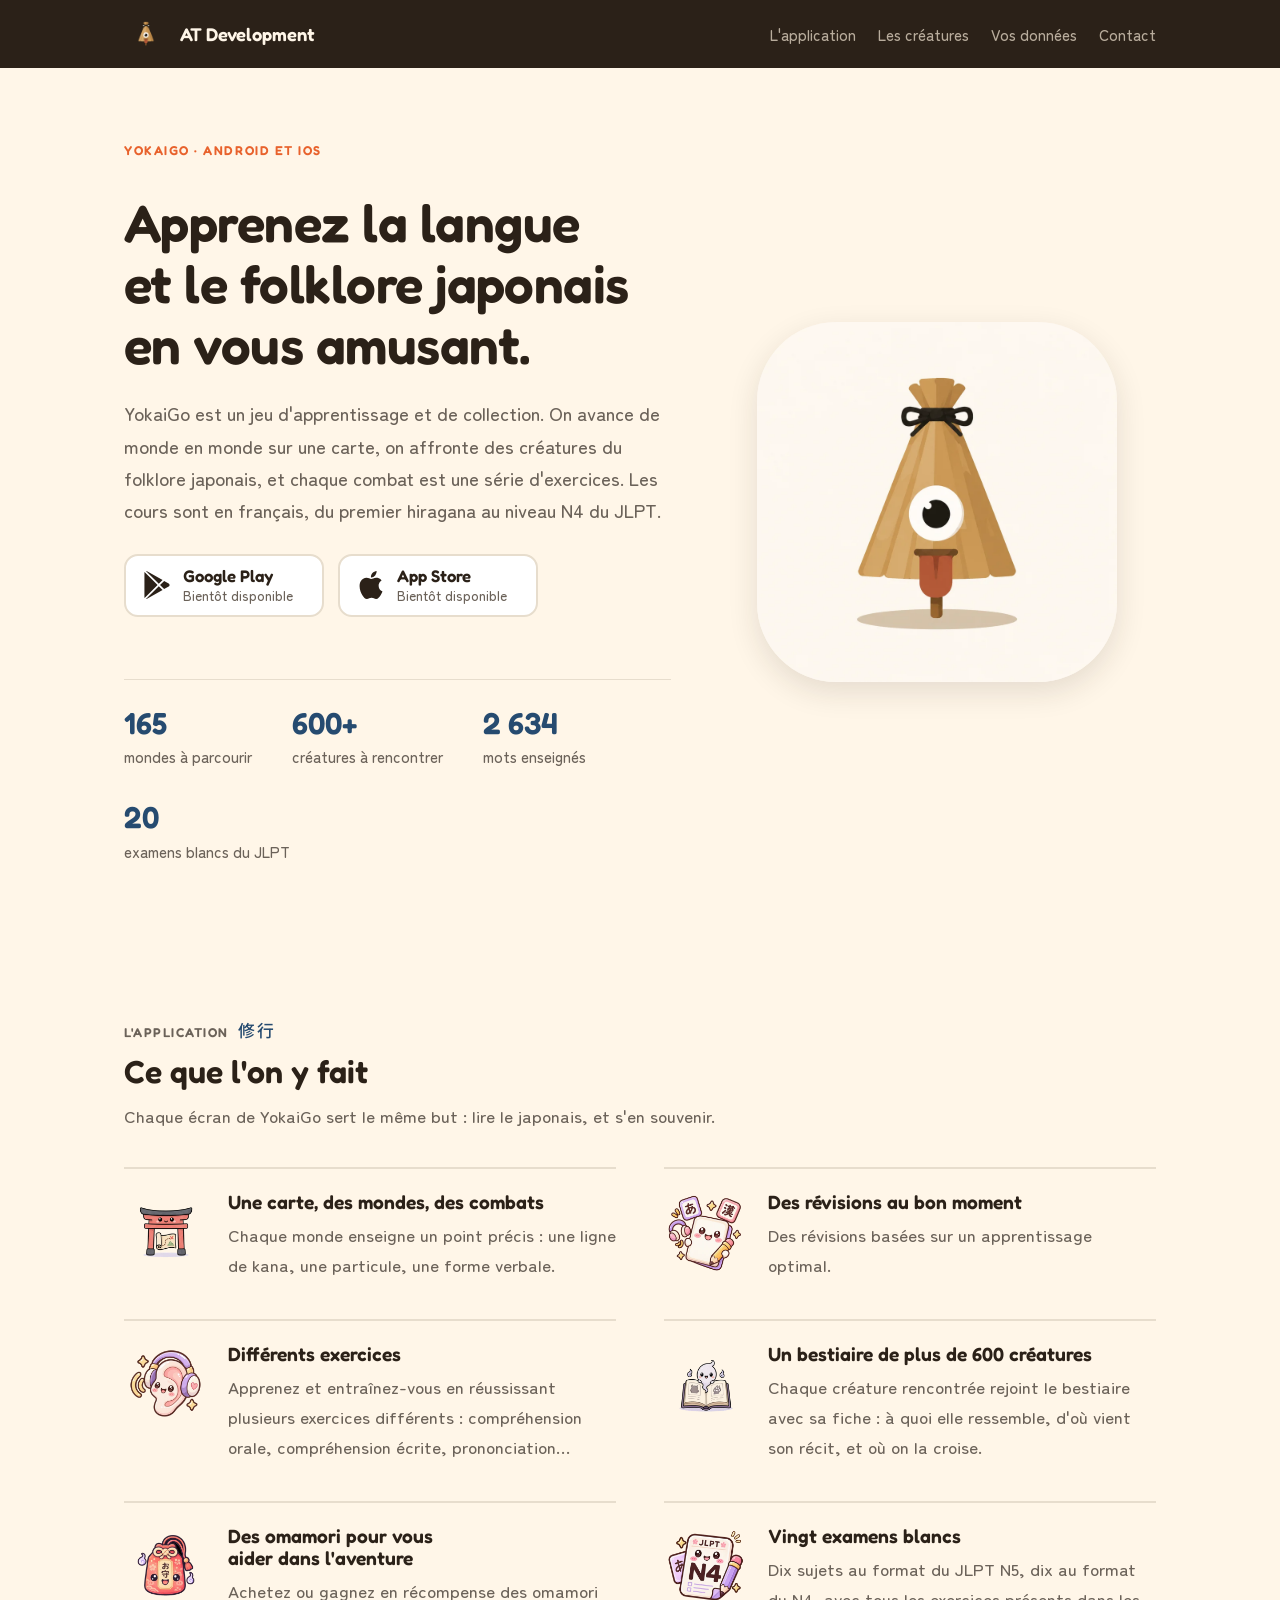
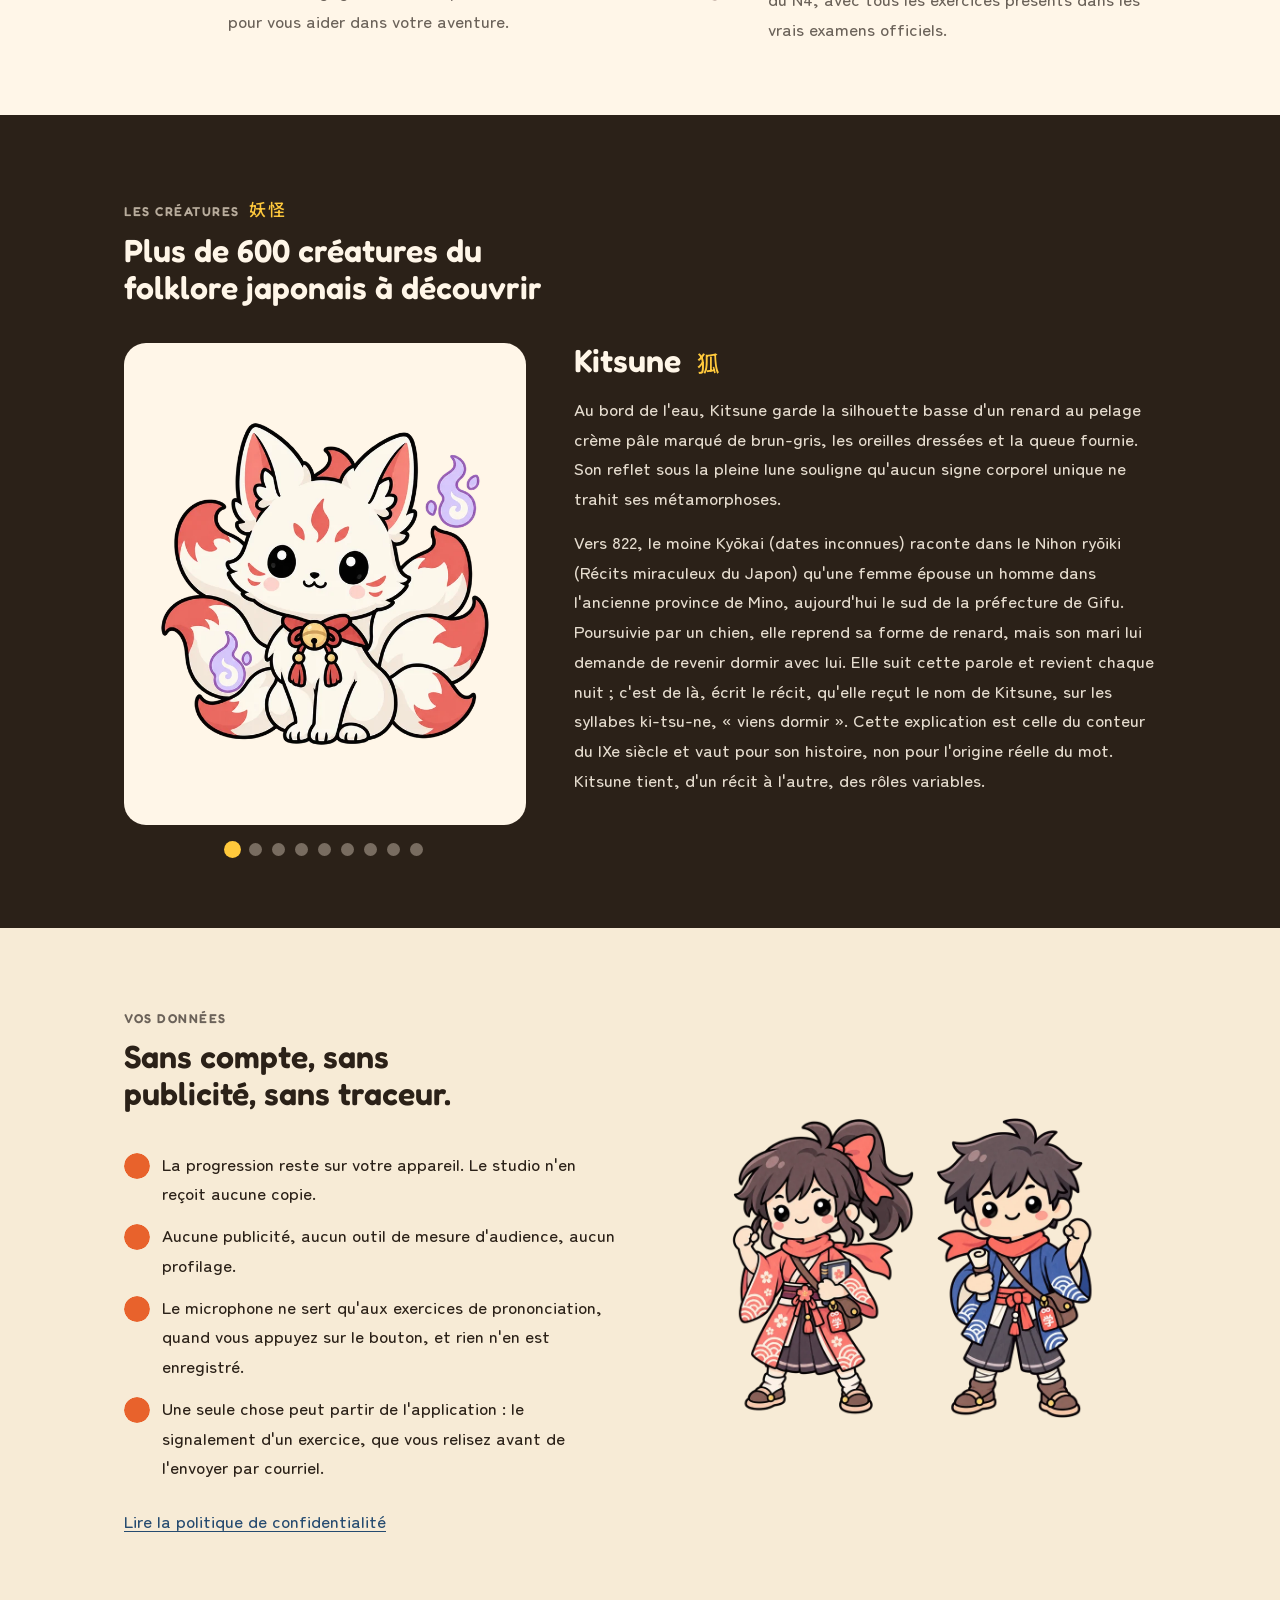
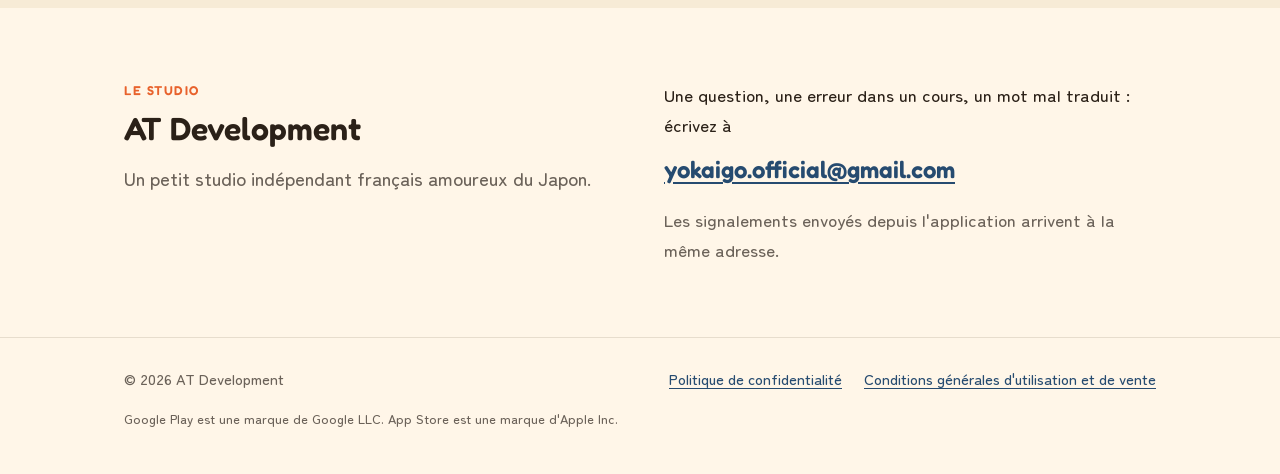
<file: index.html>
<!doctype html>
<html lang="fr">
<head>
<meta charset="utf-8">
<meta name="viewport" content="width=device-width, initial-scale=1">
<meta http-equiv="Content-Security-Policy" content="default-src 'none'; img-src 'self' data:; style-src 'self'; font-src 'self'; base-uri 'none'; form-action 'none'">
<meta name="referrer" content="strict-origin-when-cross-origin">
<title>AT Development</title>
<meta name="description" content="AT Development est le studio indépendant qui édite YokaiGo, le jeu qui apprend à lire le japonais, pour Android et iOS.">
<meta property="og:title" content="AT Development">
<meta property="og:description" content="YokaiGo, le jeu qui apprend à lire le japonais.">
<meta property="og:image" content="https://yokaigoofficial.github.io/assets/karakasa.webp">
<meta property="og:url" content="https://yokaigoofficial.github.io/">
<meta property="og:type" content="website">
<link rel="icon" type="image/png" href="assets/favicon.png">
<link rel="apple-touch-icon" href="assets/icone.png">
<link rel="stylesheet" href="style.css">
</head>
<body>

<header class="topbar">
  <div class="wrap">
    <a class="brand" href="index.html"><img src="assets/icone.png" alt="" width="44" height="44">AT Development</a>
    <nav aria-label="Sections de la page">
      <a href="#application">L'application</a>
      <a href="#creatures">Les créatures</a>
      <a href="#donnees">Vos données</a>
      <a href="#contact">Contact</a>
    </nav>
  </div>
</header>

<main>

<section class="hero">
  <div class="wrap">
    <div class="hero-text">
      <p class="eyebrow">YokaiGo · Android et iOS</p>
      <h1>Apprenez la langue et le folklore japonais en vous amusant.</h1>
      <p class="lede">YokaiGo est un jeu d'apprentissage et de collection. On avance de monde en monde sur une carte, on affronte des créatures du folklore japonais, et chaque combat est une série d'exercices. Les cours sont en français, du premier hiragana au niveau N4 du JLPT.</p>
      <div class="hero-actions">
        <span class="store"><svg class="store-icon" viewBox="0 0 24 24" aria-hidden="true" focusable="false"><path fill="currentColor" d="M22.018 13.298l-3.919 2.218-3.515-3.493 3.543-3.521 3.891 2.202a1.49 1.49 0 0 1 0 2.594zM1.337.924a1.486 1.486 0 0 0-.112.568v21.017c0 .217.045.419.124.6l11.155-11.087L1.337.924zm12.207 10.065l3.258-3.238L3.45.195a1.466 1.466 0 0 0-.946-.179l11.04 10.973zm0 2.067l-11 10.933c.298.036.612-.016.906-.183l13.324-7.54-3.23-3.21z"/></svg><span class="store-text"><b>Google Play</b><span>Bientôt disponible</span></span></span>
        <span class="store"><svg class="store-icon" viewBox="0 0 24 24" aria-hidden="true" focusable="false"><path fill="currentColor" d="M12.152 6.896c-.948 0-2.415-1.078-3.96-1.04-2.04.027-3.91 1.183-4.961 3.014-2.117 3.675-.546 9.103 1.519 12.09 1.013 1.454 2.208 3.09 3.792 3.039 1.52-.065 2.09-.987 3.935-.987 1.831 0 2.35.987 3.96.948 1.637-.026 2.676-1.48 3.676-2.948 1.156-1.688 1.636-3.325 1.662-3.415-.039-.013-3.182-1.221-3.22-4.857-.026-3.04 2.48-4.494 2.597-4.559-1.429-2.09-3.623-2.324-4.39-2.376-2-.156-3.675 1.09-4.61 1.09zM15.53 3.83c.843-1.012 1.4-2.427 1.245-3.83-1.207.052-2.662.805-3.532 1.818-.78.896-1.454 2.338-1.273 3.714 1.338.104 2.715-.688 3.559-1.701"/></svg><span class="store-text"><b>App Store</b><span>Bientôt disponible</span></span></span>
      </div>
      <div class="figures" aria-label="YokaiGo en chiffres">
        <div class="figure"><b>165</b><span>mondes à parcourir</span></div>
        <div class="figure"><b>600+</b><span>créatures à rencontrer</span></div>
        <div class="figure"><b>2 634</b><span>mots enseignés</span></div>
        <div class="figure"><b>20</b><span>examens blancs du JLPT</span></div>
      </div>
    </div>
    <div class="hero-figure">
      <div class="icon-tile"><img src="assets/karakasa.webp" alt="Le kasa-obake, la créature de l'icône de YokaiGo : un parapluie de papier avec un œil et une langue." width="900" height="900"></div>
    </div>
  </div>
</section>

<section class="application" id="application">
  <div class="wrap">
    <div class="section-head">
      <p class="eyebrow">L'application <span class="jp">修行</span></p>
      <h2>Ce que l'on y fait</h2>
      <p>Chaque écran de YokaiGo sert le même but : lire le japonais, et s'en souvenir.</p>
    </div>
    <div class="features">
      <article class="feature">
        <img src="assets/menu/adventure.webp" alt="" width="84" height="84">
        <div>
          <h3>Une carte, des mondes, des combats</h3>
          <p>Chaque monde enseigne un point précis : une ligne de kana, une particule, une forme verbale.</p>
        </div>
      </article>
      <article class="feature">
        <img src="assets/menu/all.webp" alt="" width="84" height="84">
        <div>
          <h3>Des révisions au bon moment</h3>
          <p>Des révisions basées sur un apprentissage optimal.</p>
        </div>
      </article>
      <article class="feature">
        <img src="assets/menu/listening.webp" alt="" width="84" height="84">
        <div>
          <h3>Différents exercices</h3>
          <p>Apprenez et entraînez-vous en réussissant plusieurs exercices différents : compréhension orale, compréhension écrite, prononciation…</p>
        </div>
      </article>
      <article class="feature">
        <img src="assets/menu/bestiary.webp" alt="" width="84" height="84">
        <div>
          <h3>Un bestiaire de plus de 600 créatures</h3>
          <p>Chaque créature rencontrée rejoint le bestiaire avec sa fiche : à quoi elle ressemble, d'où vient son récit, et où on la croise.</p>
        </div>
      </article>
      <article class="feature">
        <img src="assets/menu/omamori.webp" alt="" width="84" height="84">
        <div>
          <h3>Des omamori pour vous aider dans l'aventure</h3>
          <p>Achetez ou gagnez en récompense des omamori pour vous aider dans votre aventure.</p>
        </div>
      </article>
      <article class="feature">
        <img src="assets/menu/jlpt.webp" alt="" width="84" height="84">
        <div>
          <h3>Vingt examens blancs</h3>
          <p>Dix sujets au format du JLPT N5, dix au format du N4, avec tous les exercices présents dans les vrais examens officiels.</p>
        </div>
      </article>
    </div>
  </div>
</section>

<section class="bestiary" id="creatures">
  <div class="wrap">
    <div class="section-head">
      <p class="eyebrow">Les créatures <span class="jp">妖怪</span></p>
      <h2>Plus de 600 créatures du folklore japonais à découvrir</h2>
    </div>
    <div class="sheets">
      <input type="radio" name="sheet" id="sheet-1" checked aria-label="Kitsune">
      <input type="radio" name="sheet" id="sheet-2" aria-label="Tanuki">
      <input type="radio" name="sheet" id="sheet-3" aria-label="Kappa">
      <input type="radio" name="sheet" id="sheet-4" aria-label="Tengu">
      <input type="radio" name="sheet" id="sheet-5" aria-label="Yuki-onna">
      <input type="radio" name="sheet" id="sheet-6" aria-label="Rokurokubi">
      <input type="radio" name="sheet" id="sheet-7" aria-label="Nurikabe">
      <input type="radio" name="sheet" id="sheet-8" aria-label="Umibōzu">
      <input type="radio" name="sheet" id="sheet-9" aria-label="Kasa-obake">
      <div class="sheet-panels">
        <article class="sheet">
          <div class="sheet-figure"><div class="paper"><img src="assets/yokai/kitsune.webp" alt="Kitsune" loading="lazy"></div></div>
          <div class="sheet-text">
            <h3 class="sheet-name">Kitsune <span class="jp">狐</span></h3>
            <p>Au bord de l'eau, Kitsune garde la silhouette basse d'un renard au pelage crème pâle marqué de brun-gris, les oreilles dressées et la queue fournie. Son reflet sous la pleine lune souligne qu'aucun signe corporel unique ne trahit ses métamorphoses.</p>
            <p>Vers 822, le moine Kyōkai (dates inconnues) raconte dans le Nihon ryōiki (Récits miraculeux du Japon) qu'une femme épouse un homme dans l'ancienne province de Mino, aujourd'hui le sud de la préfecture de Gifu. Poursuivie par un chien, elle reprend sa forme de renard, mais son mari lui demande de revenir dormir avec lui. Elle suit cette parole et revient chaque nuit ; c'est de là, écrit le récit, qu'elle reçut le nom de Kitsune, sur les syllabes ki-tsu-ne, « viens dormir ». Cette explication est celle du conteur du IXe siècle et vaut pour son histoire, non pour l'origine réelle du mot. Kitsune tient, d'un récit à l'autre, des rôles variables.</p>
          </div>
        </article>
        <article class="sheet">
          <div class="sheet-figure"><div class="paper"><img src="assets/yokai/tanuki.webp" alt="Tanuki" loading="lazy"></div></div>
          <div class="sheet-text">
            <h3 class="sheet-name">Tanuki <span class="jp">狸</span></h3>
            <p>Tanuki se tient debout sur ses pattes de derrière contre une palissade de bambou, le ventre énorme et le pelage rendu par de fines hachures. Plus haut, la pleine lune pâlit derrière un nuage et une branche feuillue.</p>
            <p>Tanuki nomme le chien viverrin, bête des forêts japonaises au corps trapu et au masque sombre sur les yeux, et la tradition lui prête de changer de forme. Le Honchō shokkan (Miroir des aliments du Japon), traité de diététique publié en 1697 par Hitomi Hitsudai (dates inconnues), lui attribue de se changer en autre chose, de battre son ventre comme un tambour et de porter un scrotum démesuré. Son nom s'écrit d'un signe qui désignait en Chine le chat sauvage et des bêtes de même sorte, et les lettrés japonais l'ont appliqué tour à tour au chien viverrin, au chat errant, au blaireau et à l'écureuil volant. Des récits de tanuki se rencontrent dans presque tout le pays, et ils abondent dans les îles de Sado, d'Awaji et de Shikoku.</p>
          </div>
        </article>
        <article class="sheet">
          <div class="sheet-figure"><div class="paper"><img src="assets/yokai/kappa.webp" alt="Kappa" loading="lazy"></div></div>
          <div class="sheet-text">
            <h3 class="sheet-name">Kappa <span class="jp">河童</span></h3>
            <p>Le kappa, « enfant de rivière », porte sur le crâne un creux plein d'eau, et garde sa force tant que cette eau y reste. Il a une carapace, un bec pointu, les mains et les pieds palmés, et la taille d'un enfant de quatre ou cinq ans.</p>
            <p>Le mot kappa contracte kawa, la rivière, et warawa, l'enfant. Cette créature des rivières change de nom selon les régions : kawatarō dans l'ouest du Japon, medochi dans le nord du Tōhoku, la région du nord-est du Japon. On prête au kappa de tirer les baigneurs au fond pour leur arracher le shirikodama, organe imaginaire logé dans l'anus, d'entraîner les chevaux dans l'eau et de provoquer les passants à la lutte ; on lui donne aussi le goût des concombres. Le bras qu'un homme lui arrache, il le récupère, dit-on, contre une lettre d'excuse, un service rendu ou la recette d'un remède. Le folkloriste Yanagita Kunio (1875-1962) voit dans le kappa une divinité de l'eau déchue.</p>
          </div>
        </article>
        <article class="sheet">
          <div class="sheet-figure"><div class="paper"><img src="assets/yokai/tengu.webp" alt="Tengu" loading="lazy"></div></div>
          <div class="sheet-text">
            <h3 class="sheet-name">Tengu <span class="jp">天狗</span></h3>
            <p>Le tengu habite les montagnes profondes. Il a le visage rouge, un nez très long et de grandes ailes. Il porte l'habit des ascètes des montagnes et tient un éventail de plumes. Sous une autre forme, il a une tête de corbeau et un bec.</p>
            <p>Le nom vient de Chine : ses caractères, « chien céleste », y désignaient une étoile filante annonçant un malheur. Ils entrent au Japon dans la chronique Nihon shoki (Chronique du Japon) : en 637, un astre traverse le ciel d'est en ouest dans un bruit de tonnerre, et le moine Min (mort en 653) voit dans cet astre non une étoile filante, mais le chien céleste, dont l'aboiement ressemble seulement au tonnerre. Le tengu devient ensuite un être des montagnes : le rouleau peint Tengu zōshi (Le livre des tengu), de 1296, montre des moines changés en êtres à bec, que leur orgueil fait tomber dans le tengudō, « la voie des tengu ».</p>
          </div>
        </article>
        <article class="sheet">
          <div class="sheet-figure"><div class="paper"><img src="assets/yokai/yuki-onna.webp" alt="Yuki-onna" loading="lazy"></div></div>
          <div class="sheet-text">
            <h3 class="sheet-name">Yuki-onna <span class="jp">雪女</span></h3>
            <p>Yuki-onna, « la femme des neiges », est un esprit de la neige ou le fantôme d'une femme morte dans la neige, et paraît les nuits de neige, vêtue de blanc.</p>
            <p>Yuki-onna vient de la tradition orale du Japon. Le plus ancien texte qui la nomme est le Sōgi shokoku monogatari (Récits des diverses provinces, par Sōgi), de 1685, attribué au poète Sōgi (1421-1502) : le livre raconte que Sōgi voit dans l'ancienne province d'Echigo, aujourd'hui la préfecture de Niigata sans l'île de Sado, une Yuki-onna haute d'environ trois mètres. L'écrivain Lafcadio Hearn (1850-1904) a publié en 1904 dans le recueil Kwaidan (Récits étranges) le récit le plus connu : Yuki-onna tue d'un souffle un bûcheron, épargne Minokichi et lui interdit de parler de cette nuit, puis revient sous le nom d'O-Yuki, épouse Minokichi et disparaît quand Minokichi parle. Le folkloriste Komatsu Kazuhiko (né en 1947) écrit que l'épisode du mariage vient du récit de Hearn.</p>
          </div>
        </article>
        <article class="sheet">
          <div class="sheet-figure"><div class="paper"><img src="assets/yokai/rokurokubi.webp" alt="Rokurokubi" loading="lazy"></div></div>
          <div class="sheet-text">
            <h3 class="sheet-name">Rokurokubi <span class="jp">ろくろ首</span></h3>
            <p>Rokurokubi est une femme d'aspect ordinaire tant qu'elle est éveillée. Pendant son sommeil, le cou de Rokurokubi s'allonge et porte la tête au-dessus du corps couché.</p>
            <p>Rokurokubi paraît dans les récits et les essais écrits de l'époque d'Edo (1603-1868). Sous l'ère Bunka (1804-1818), les récits en vogue font de Rokurokubi une courtisane : couchée près d'un client endormi, elle allonge le cou et lèche l'huile de la lampe. Le Kasshi yawa, recueil du seigneur Matsura Seizan (1760-1841), rapporte qu'un maître, soupçonnant sa servante d'être une Rokurokubi, la regarde dormir : une vapeur monte de la poitrine de la servante, dont le cou s'allonge ; le maître la renvoie. À Ibaraki, ville de la préfecture d'Ōsaka, une tradition relevée en 1933 raconte qu'au début de l'ère Meiji (1868-1912) un marchand et sa femme voient chaque nuit le cou de leur fille s'allonger ; la chose se sait et la famille quitte la ville.</p>
          </div>
        </article>
        <article class="sheet">
          <div class="sheet-figure"><div class="paper"><img src="assets/yokai/nurikabe.webp" alt="Nurikabe" loading="lazy"></div></div>
          <div class="sheet-text">
            <h3 class="sheet-name">Nurikabe <span class="jp">塗壁</span></h3>
            <p>Nurikabe barre le chemin d'un mur que le marcheur ne peut contourner. L'auteur de bande dessinée Mizuki Shigeru (1922-2015) le dessine à partir des années 1960 en mur rectangulaire, avec deux petits yeux, deux bras courts et deux pieds.</p>
            <p>Nurikabe est craint sur la côte du district d'Onga, dans l'ancienne province de Chikuzen, aujourd'hui le nord-ouest de la préfecture de Fukuoka. Le folkloriste Yanagita Kunio (1875-1962) recueille cette croyance en 1938 dans le Yōkai meii (Répertoire des noms de créatures étranges) : celui qui marche de nuit voit le chemin se changer tout à coup en mur, et ne peut plus aller nulle part. Un bâton passé sur le bas du mur fait disparaître Nurikabe ; les coups portés plus haut ne donnent rien.</p>
          </div>
        </article>
        <article class="sheet">
          <div class="sheet-figure"><div class="paper"><img src="assets/yokai/umibozu.webp" alt="Umibōzu" loading="lazy"></div></div>
          <div class="sheet-text">
            <h3 class="sheet-name">Umibōzu <span class="jp">海坊主</span></h3>
            <p>Entièrement noir et chauve, l'Umibōzu ne montre au-dessus des vagues que sa tête et ses épaules. Une estampe ne lui laisse pour tout visage que deux yeux en croissant blanc, sans nez ni bouche.</p>
            <p>L'Umibōzu paraît de nuit, le plus souvent sur une mer calme ; le plus ancien récit, le Kii zōdanshū (Recueil de propos étranges et divers), anonyme, 1687, le montre au contraire dans la tempête et l'appelle kuronyūdō, le moine noir : au large du cap Irago paraît une tête cinq ou six fois celle d'un homme, à la gueule de soixante centimètres — les textes, eux, lui donnent une bouche. Ses autres noms, umibōzu, umihōshi et uminyūdō, le disent moine ; bōzu est un religieux bouddhiste au crâne rasé. Un livre de 1851 le fait parler, et à Kuwana, dans la préfecture de Mie, on raconte que la créature demande au marin Tokuzō : « Est-ce que je te fais peur ? » Le marin répond que rien n'est plus effrayant que de gagner sa vie. L'Umibōzu disparaît alors.</p>
          </div>
        </article>
        <article class="sheet">
          <div class="sheet-figure"><div class="paper"><img src="assets/yokai/kasa-obake.webp" alt="Kasa-obake" loading="lazy"></div></div>
          <div class="sheet-text">
            <h3 class="sheet-name">Kasa-obake <span class="jp">傘お化け</span></h3>
            <p>Kasa-obake n'est qu'une ombrelle presque refermée, un cône noir et étroit. Un grand œil s'y ouvre, une langue rouge sort de la jointure du papier, deux bras pâles se coudent de chaque côté, et une seule jambe le porte.</p>
            <p>Kasa-obake, Karakasa-kozō, Ippon-ashi : ce type porte plusieurs noms, et l'image l'atteste avant les textes. Une case du Mukashibanashi bakemono sugoroku (Le jeu de parcours des créatures des contes d'autrefois), plateau de jeu imprimé que le peintre Utagawa Yoshikazu (dates inconnues) a dessiné en 1858, montre un grand œil, une langue et une seule jambe sous le titre « l'unijambiste de Sagi-buchi », sans employer le nom de Kasa-obake. Le Sasayaki senri shingo (Mille lieues de nouveaux chuchotements), recueil de 1762, range un parapluie parmi sept créatures rattachées au temple Kōfuku-ji, dans la préfecture de Nara, mais n'en décrit aucune. Aucun texte ancien ne fait de ce parapluie un objet de cent ans devenu créature.</p>
          </div>
        </article>
      </div>
      <div class="dots" role="group" aria-label="Choisir une créature">
        <label for="sheet-1"><span class="sr">Kitsune</span></label>
        <label for="sheet-2"><span class="sr">Tanuki</span></label>
        <label for="sheet-3"><span class="sr">Kappa</span></label>
        <label for="sheet-4"><span class="sr">Tengu</span></label>
        <label for="sheet-5"><span class="sr">Yuki-onna</span></label>
        <label for="sheet-6"><span class="sr">Rokurokubi</span></label>
        <label for="sheet-7"><span class="sr">Nurikabe</span></label>
        <label for="sheet-8"><span class="sr">Umibōzu</span></label>
        <label for="sheet-9"><span class="sr">Kasa-obake</span></label>
      </div>
    </div>
  </div>
</section>

<section class="private" id="donnees">
  <div class="wrap">
    <div>
      <div class="section-head">
        <p class="eyebrow">Vos données</p>
        <h2>Sans compte, sans publicité, sans traceur.</h2>
      </div>
      <ul>
        <li>La progression reste sur votre appareil. Le studio n'en reçoit aucune copie.</li>
        <li>Aucune publicité, aucun outil de mesure d'audience, aucun profilage.</li>
        <li>Le microphone ne sert qu'aux exercices de prononciation, quand vous appuyez sur le bouton, et rien n'en est enregistré.</li>
        <li>Une seule chose peut partir de l'application : le signalement d'un exercice, que vous relisez avant de l'envoyer par courriel.</li>
      </ul>
      <p class="private-link"><a href="confidentialite.html">Lire la politique de confidentialité</a></p>
    </div>
    <figure class="heroes" aria-label="Les deux héros de YokaiGo, en tenue japonaise">
      <img src="assets/femme_japon.webp" alt="" loading="lazy">
      <img src="assets/homme_japon.webp" alt="" loading="lazy">
    </figure>
  </div>
</section>

<section class="contact" id="contact">
  <div class="wrap">
    <div>
      <p class="eyebrow">Le studio</p>
      <h2>AT Development</h2>
      <p class="lede">Un petit studio indépendant français amoureux du Japon.</p>
    </div>
    <address>
      <p>Une question, une erreur dans un cours, un mot mal traduit : écrivez à</p>
      <p class="mail"><a href="mailto:yokaigo.official@gmail.com">yokaigo.official@gmail.com</a></p>
      <p class="contact-note">Les signalements envoyés depuis l'application arrivent à la même adresse.</p>
    </address>
  </div>
</section>

</main>

<footer class="foot">
  <div class="wrap">
    <p>© 2026 AT Development</p>
    <nav aria-label="Documents légaux">
      <a href="confidentialite.html">Politique de confidentialité</a>
      <a href="cgu.html">Conditions générales d'utilisation et de vente</a>
    </nav>
    <p class="marks">Google Play est une marque de Google LLC. App Store est une marque d'Apple Inc.</p>
  </div>
</footer>

</body>
</html>
</file>
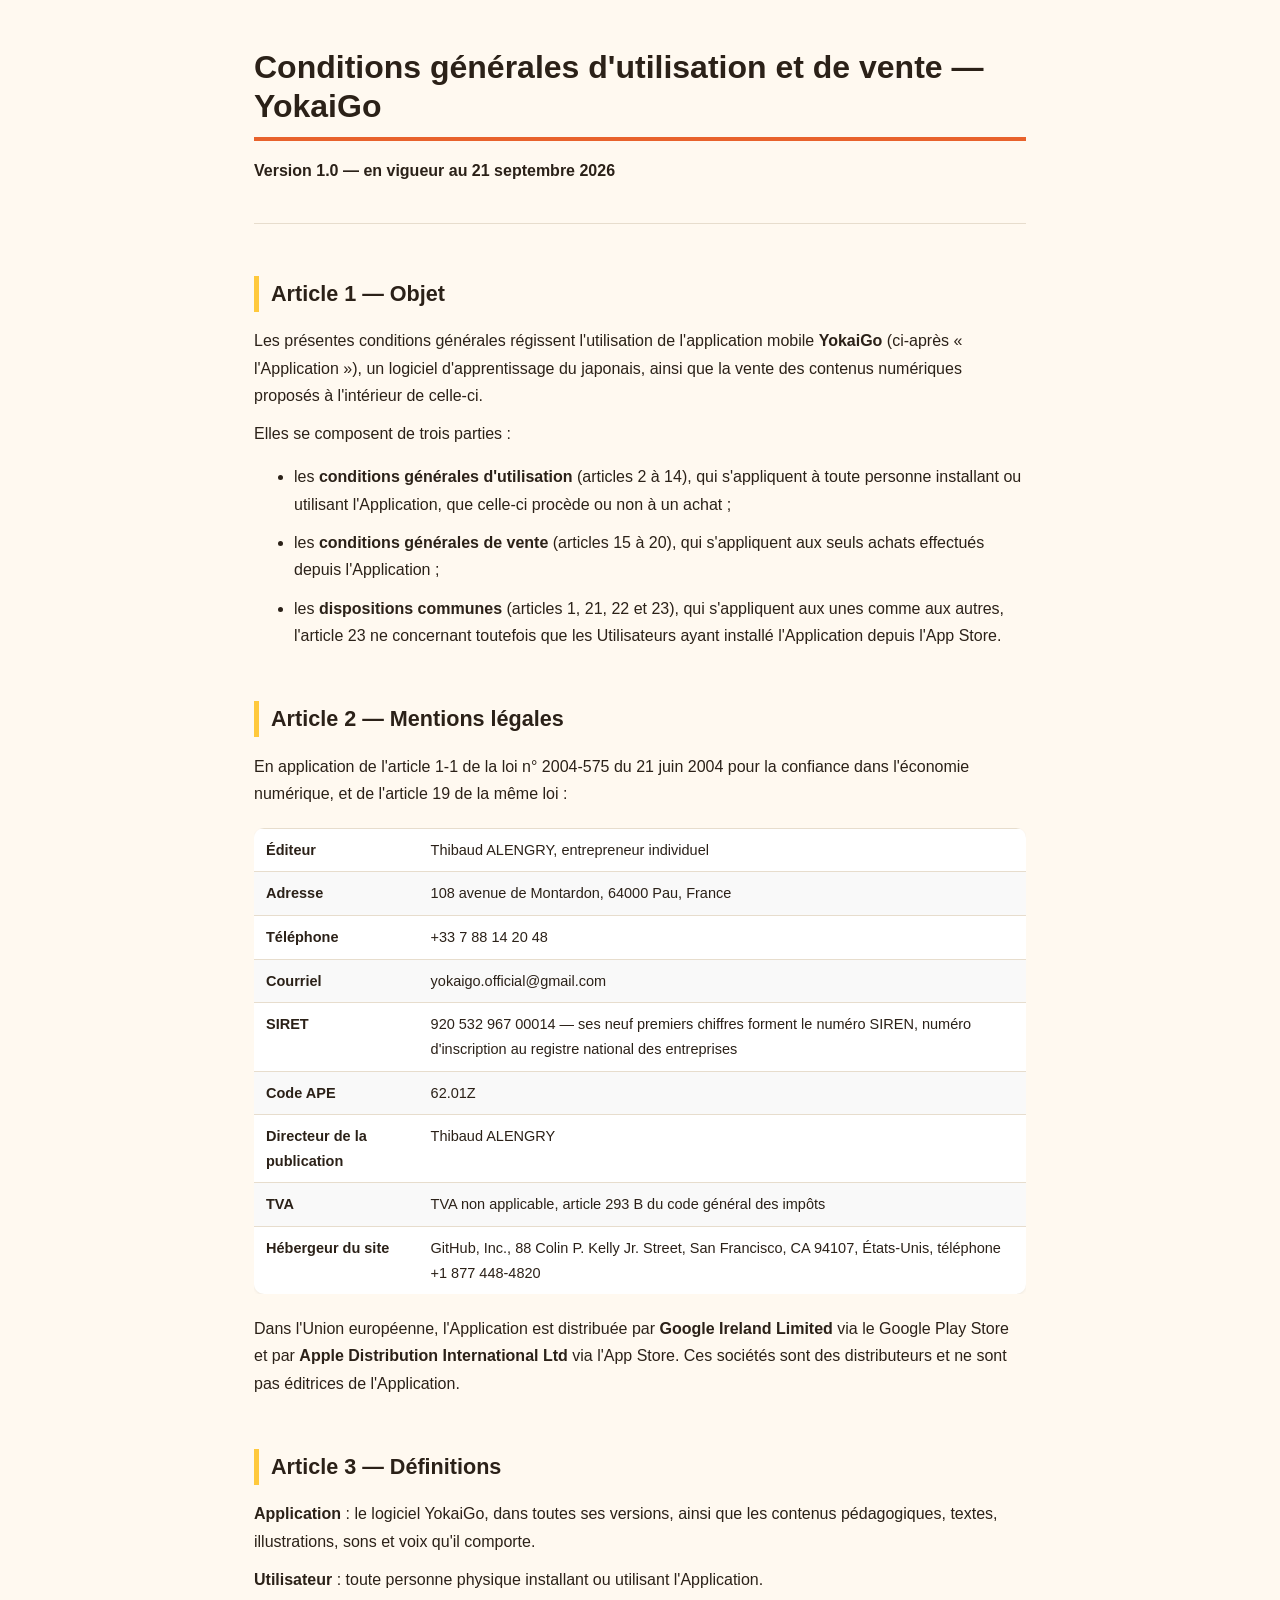
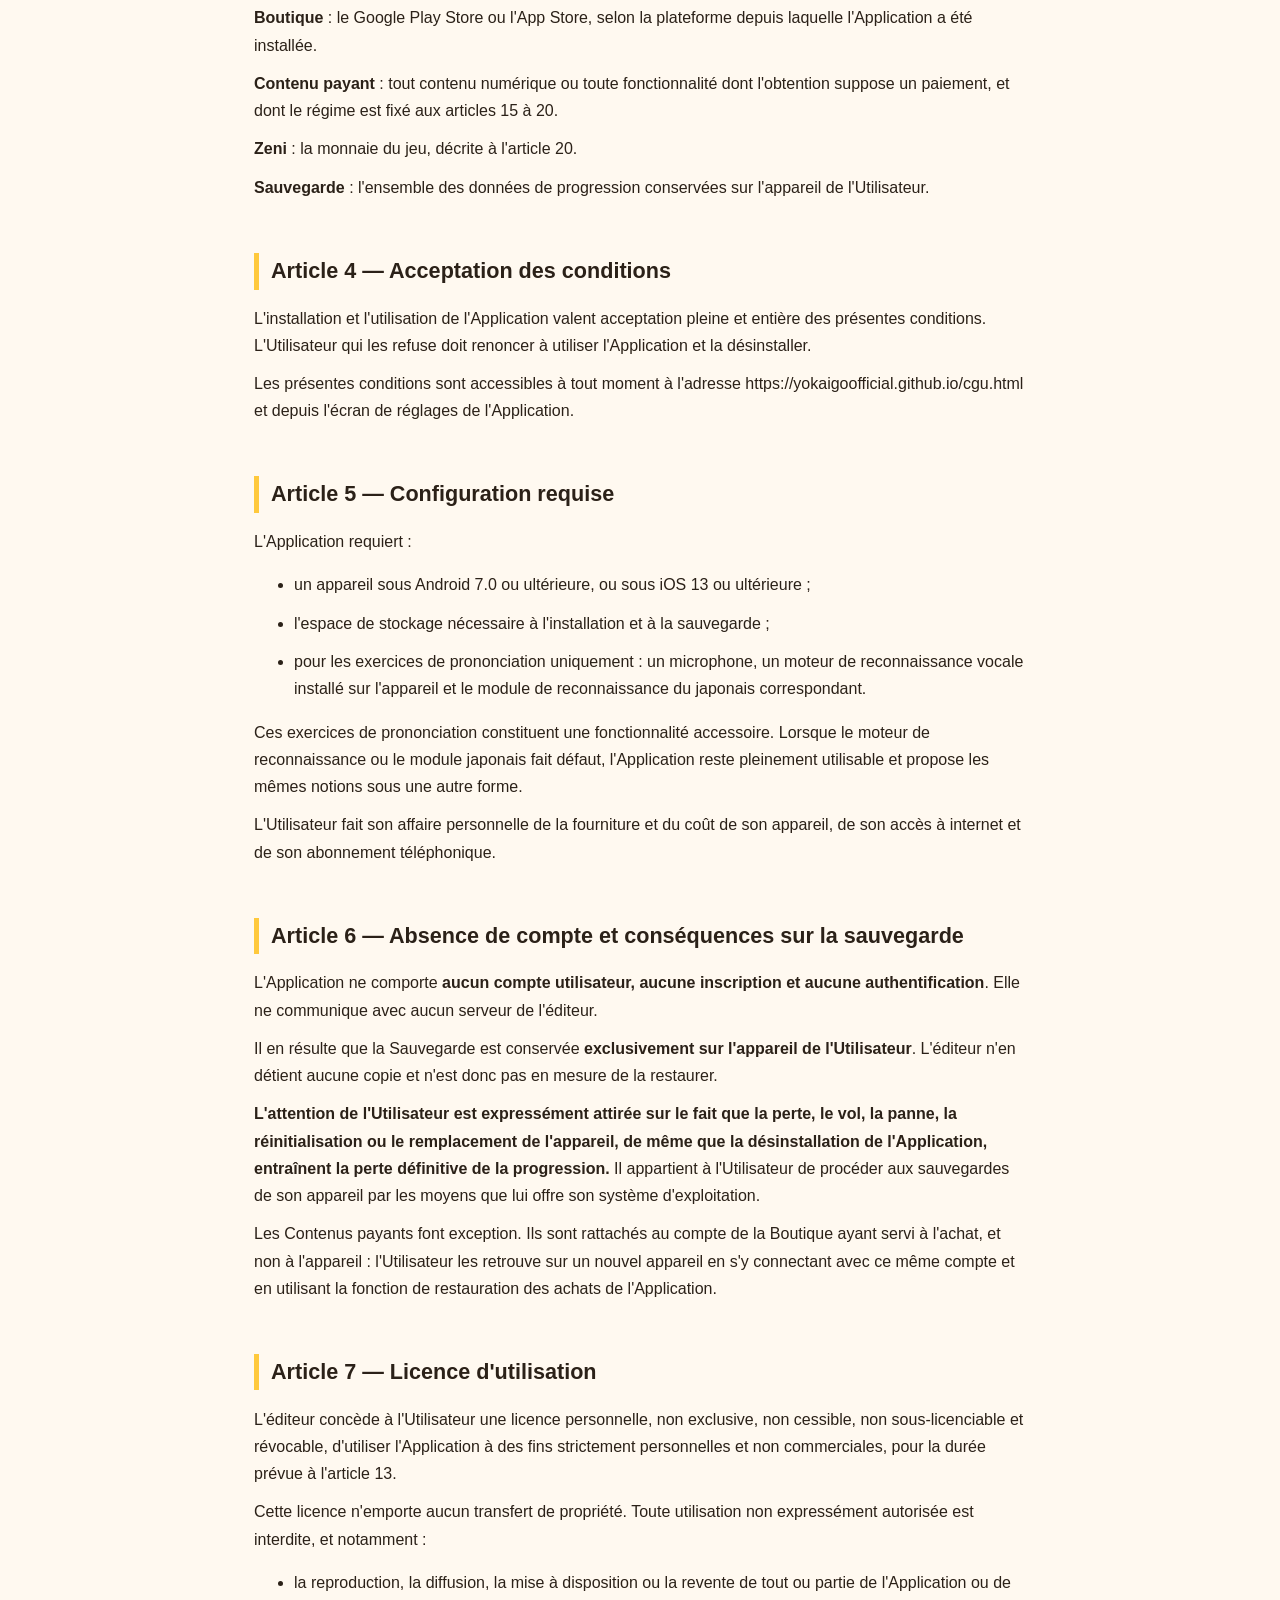
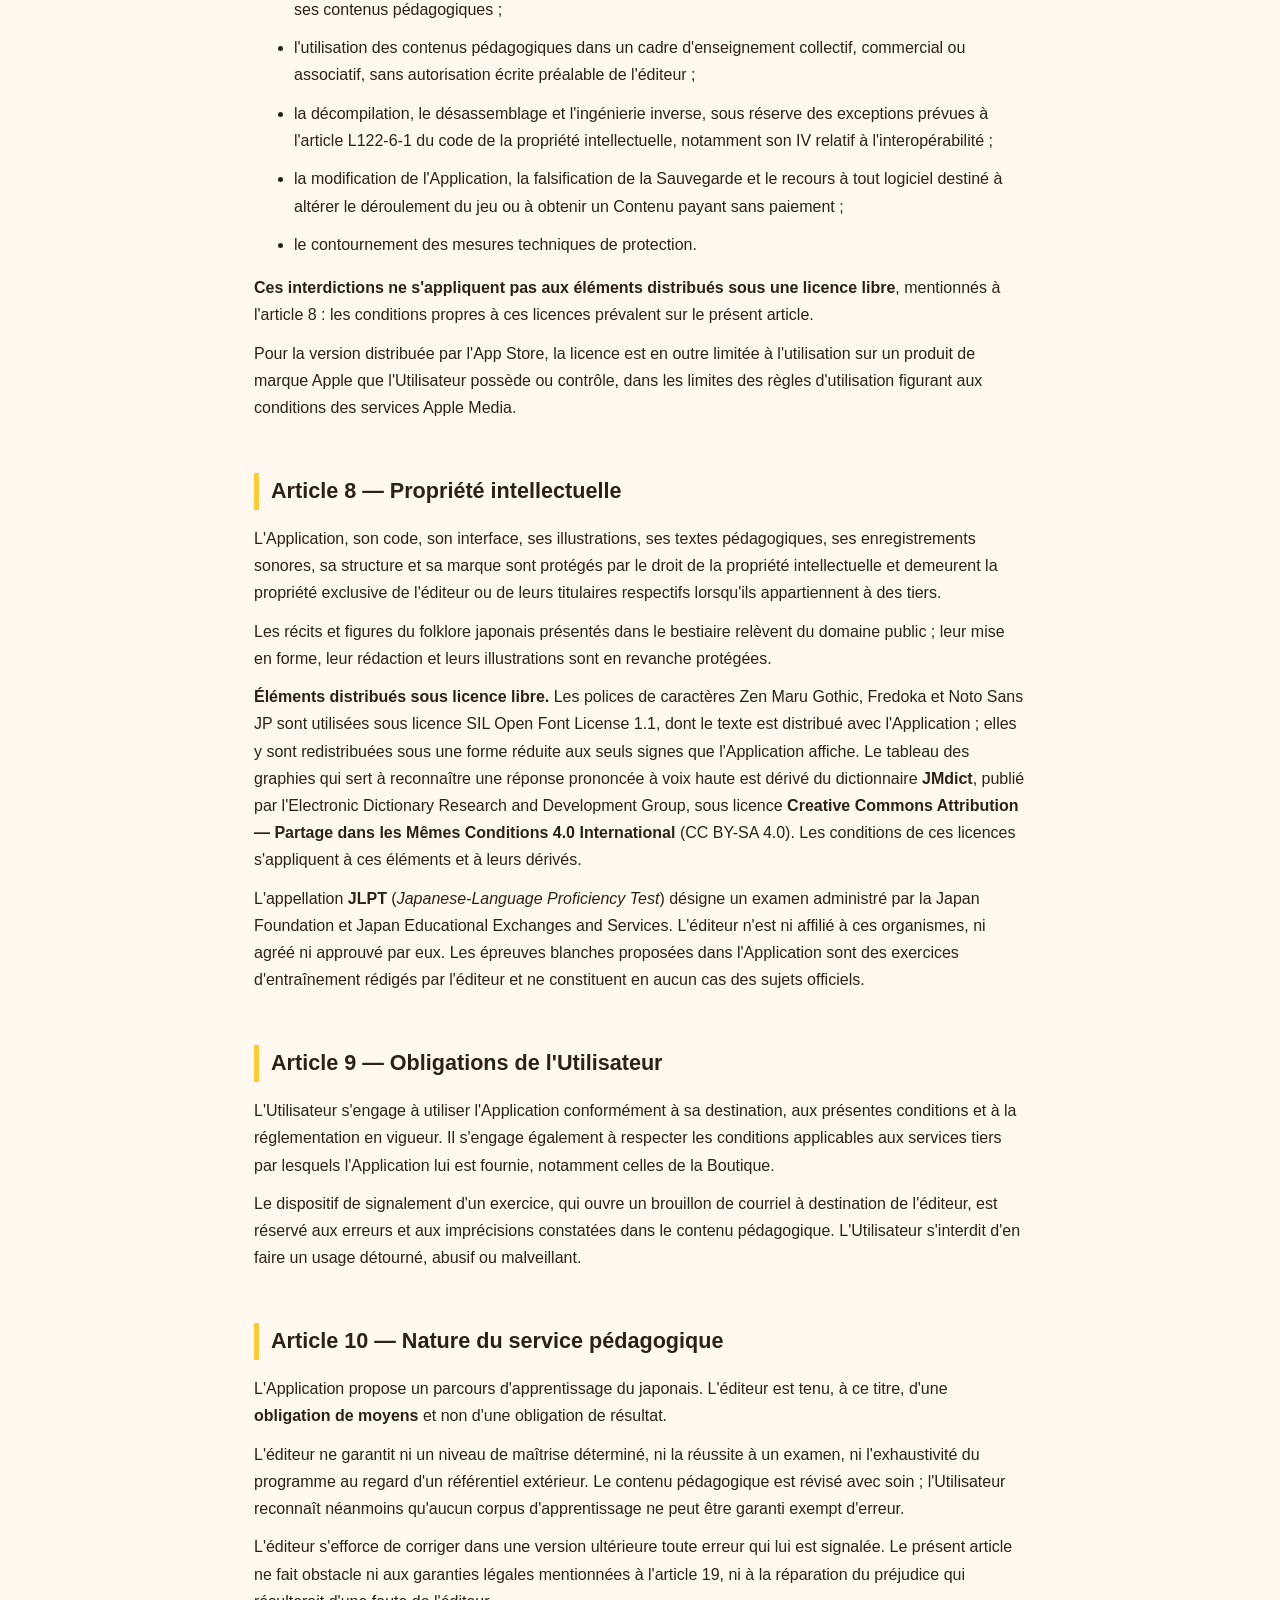
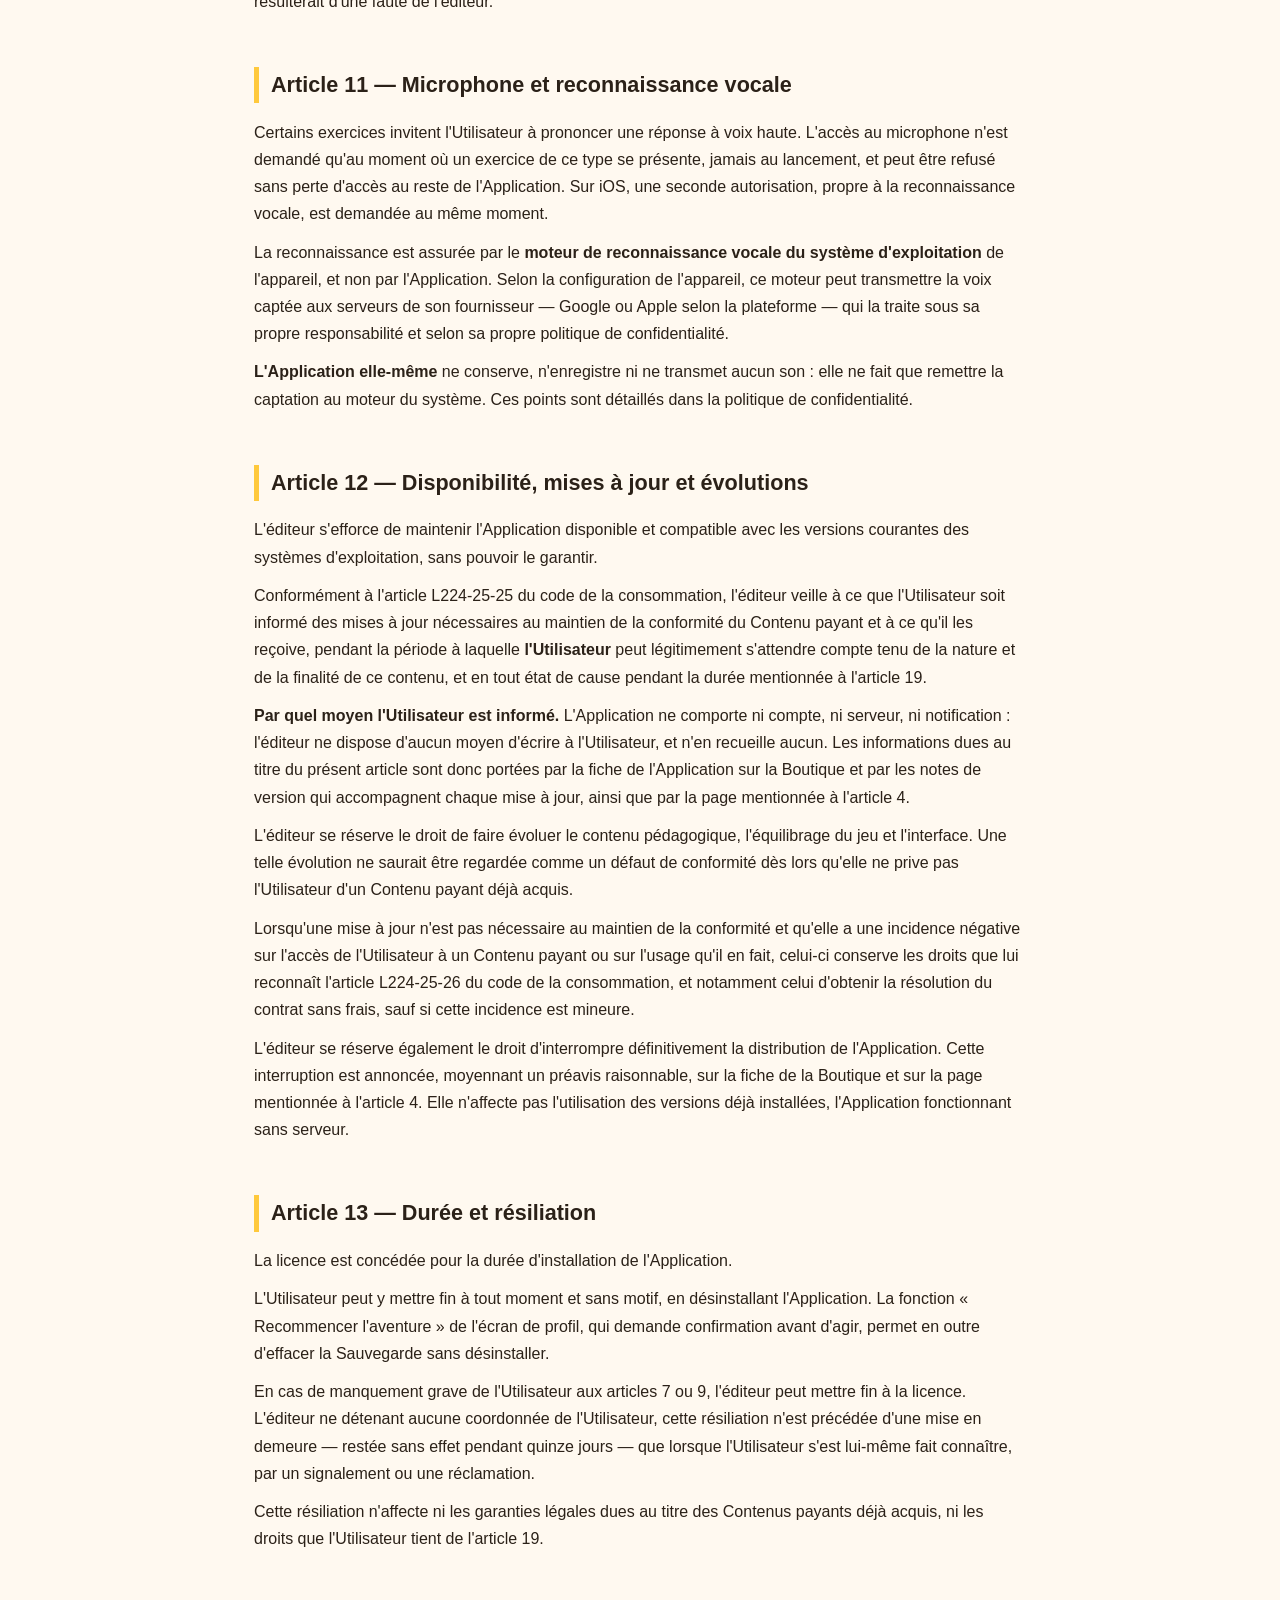
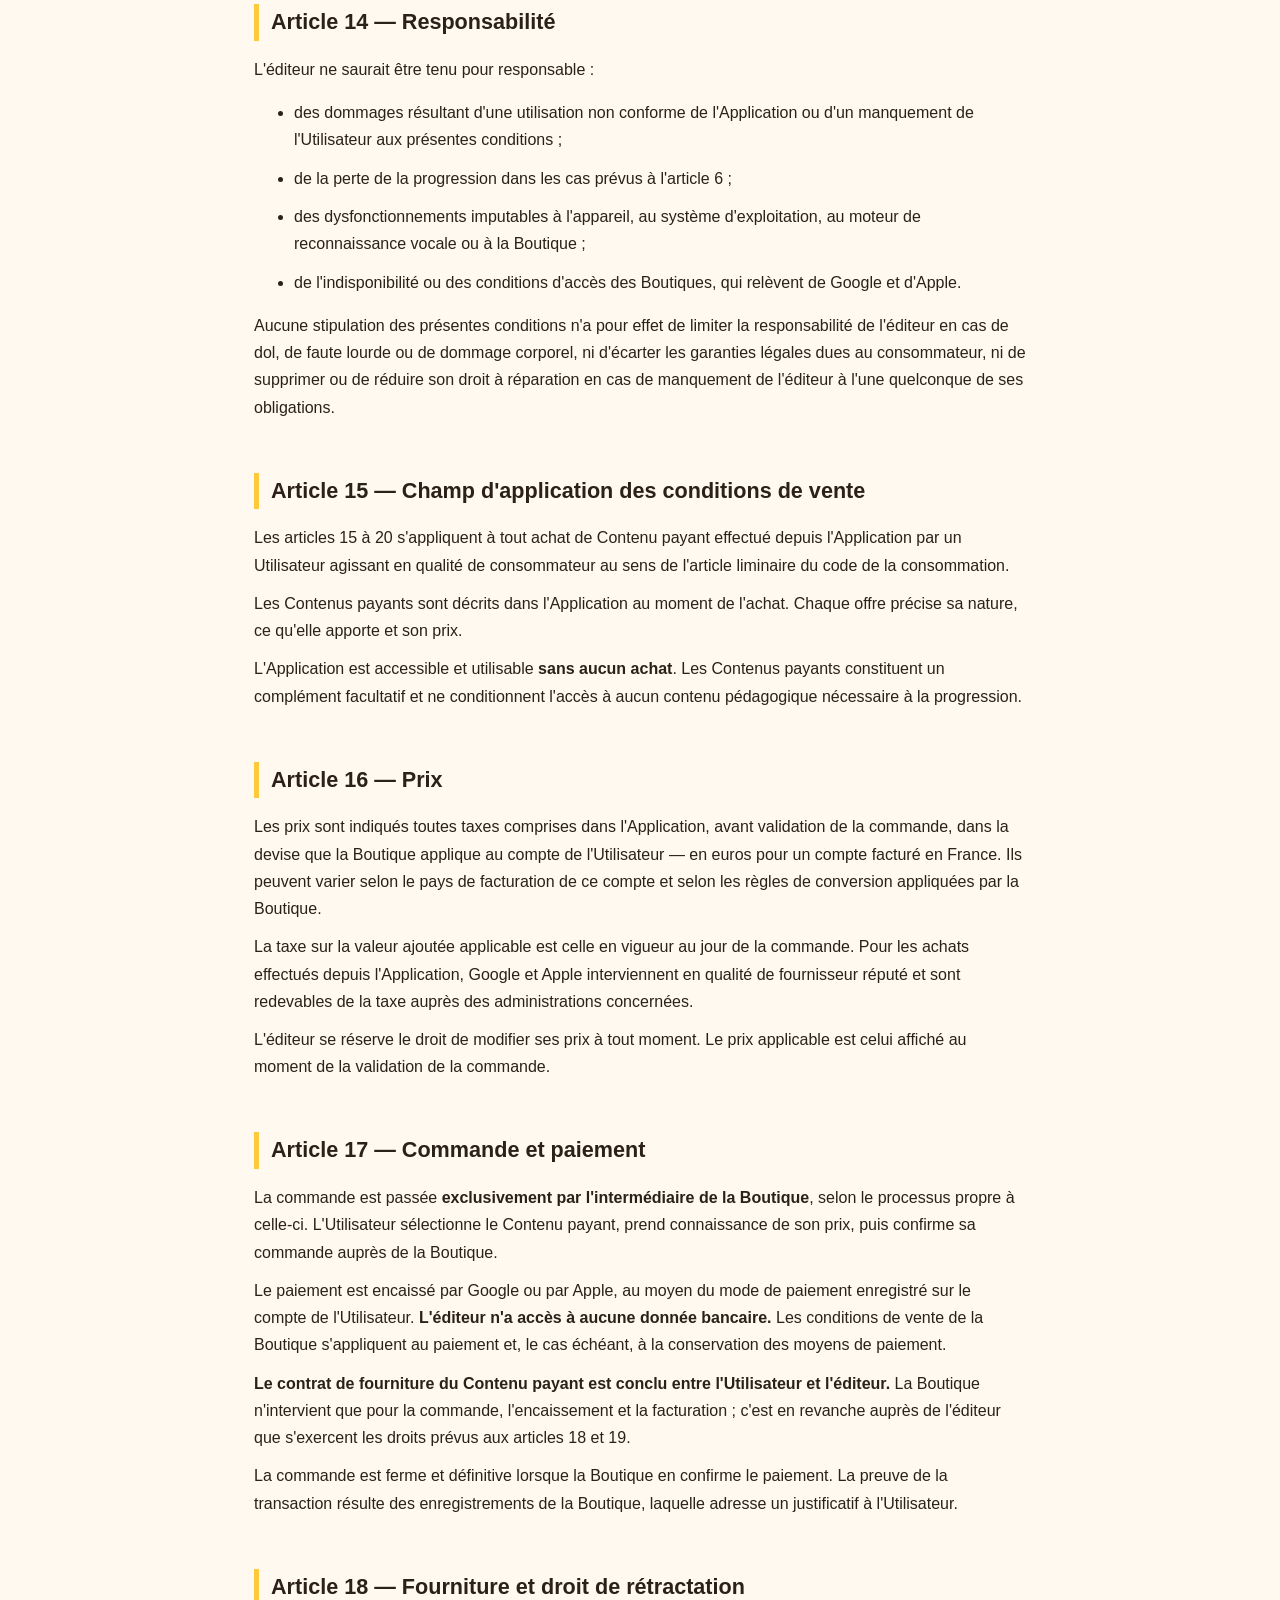
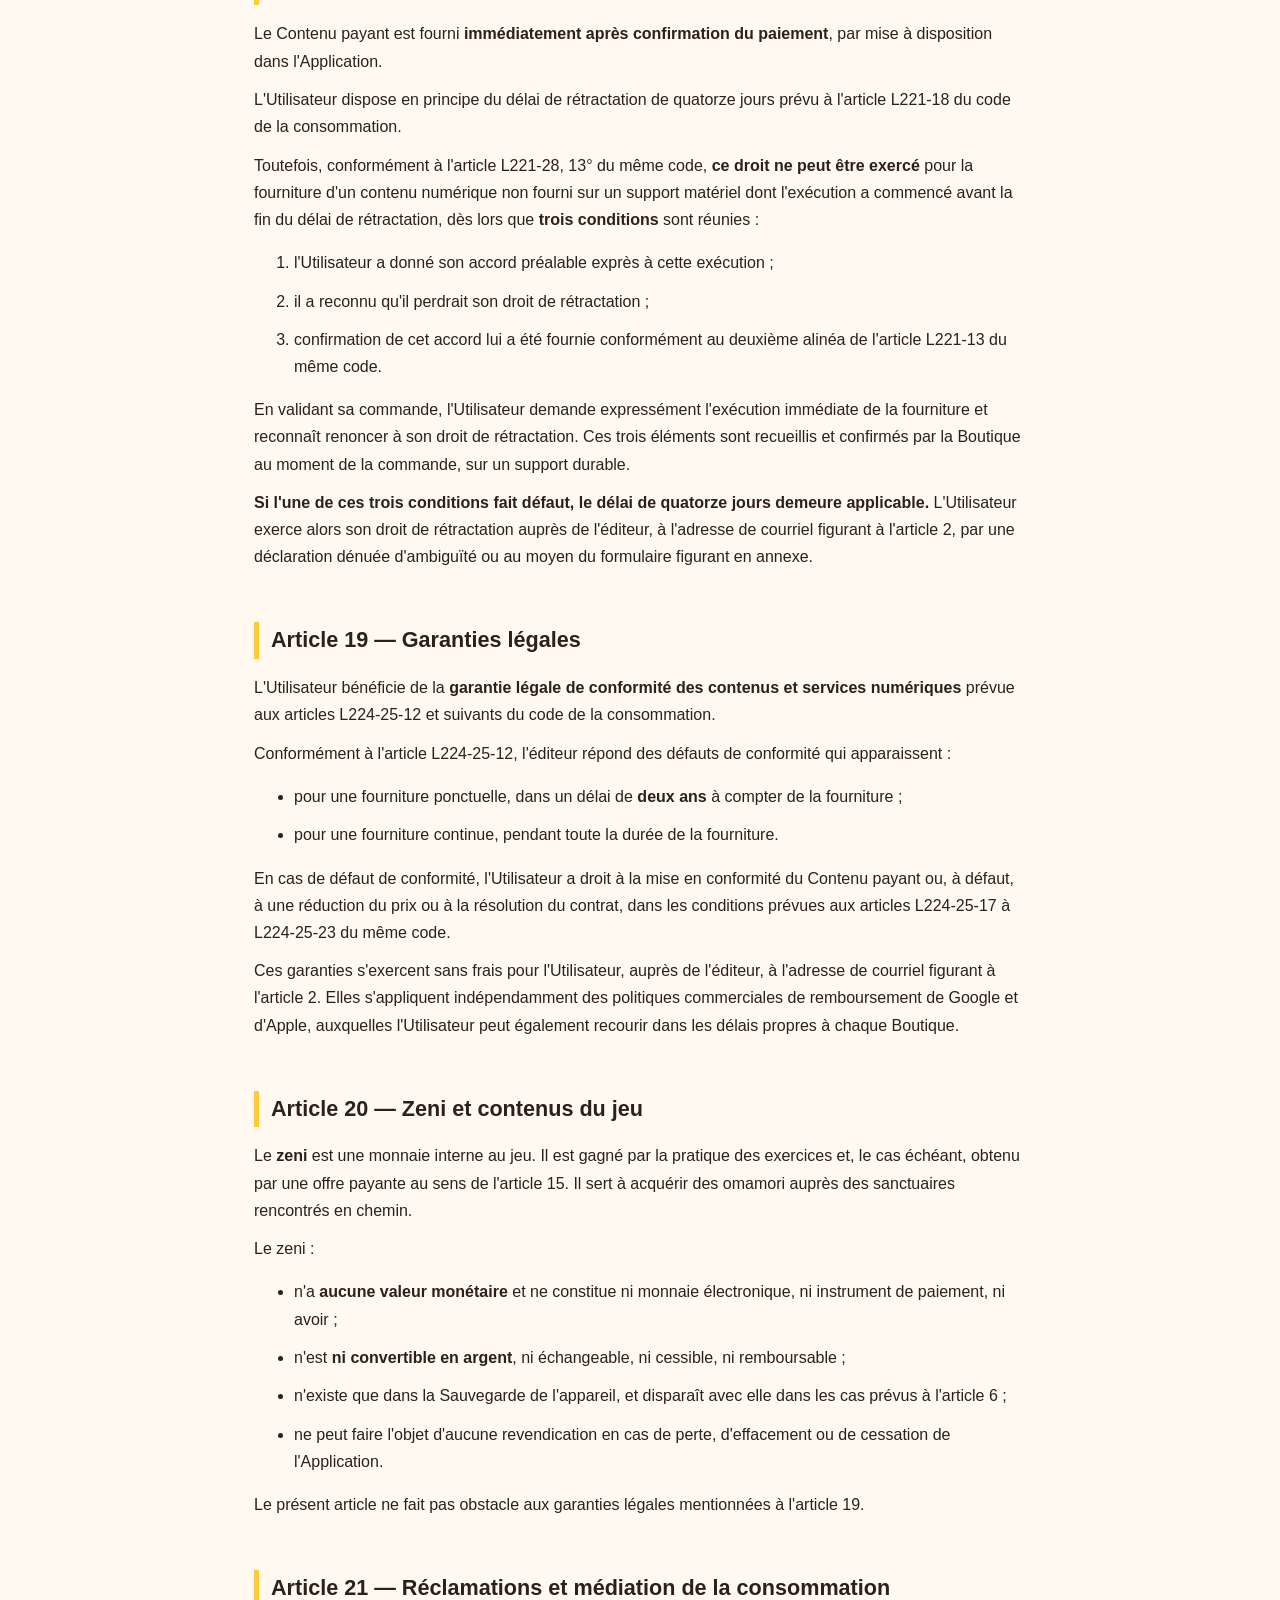
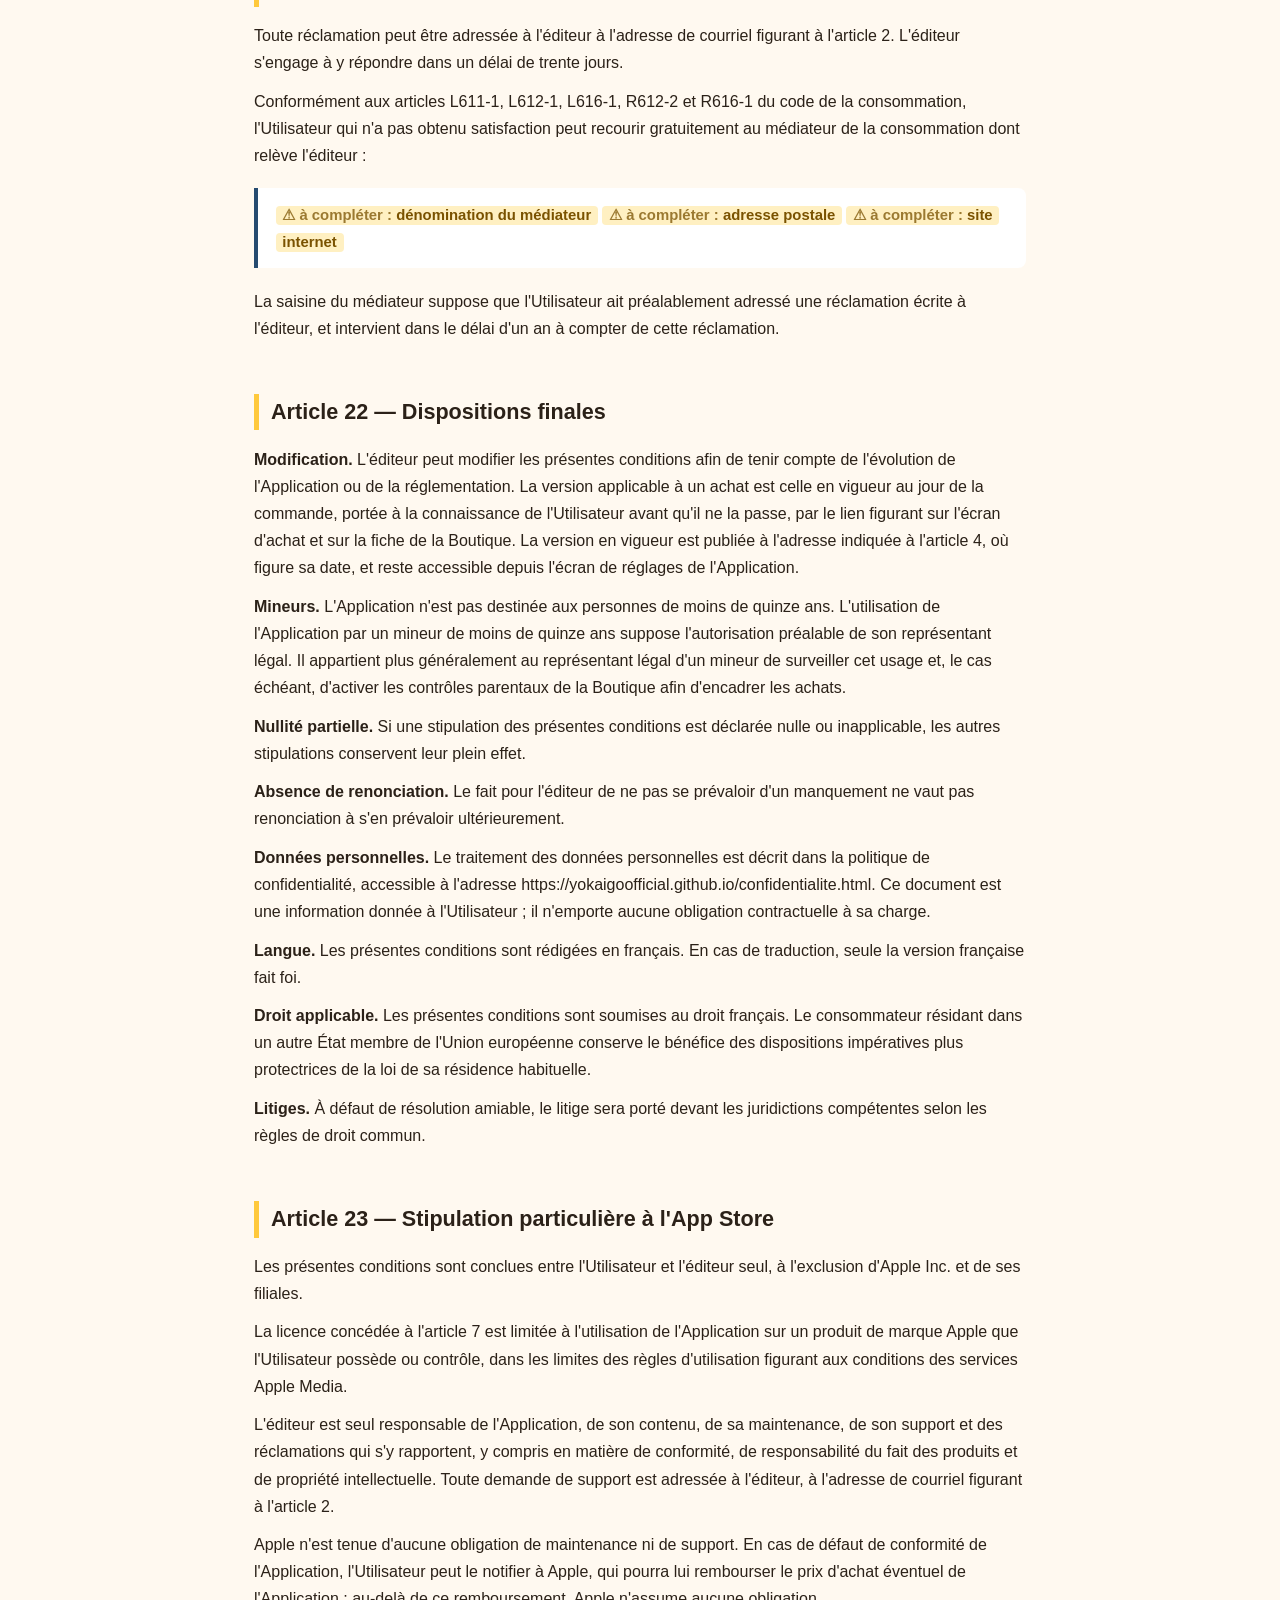
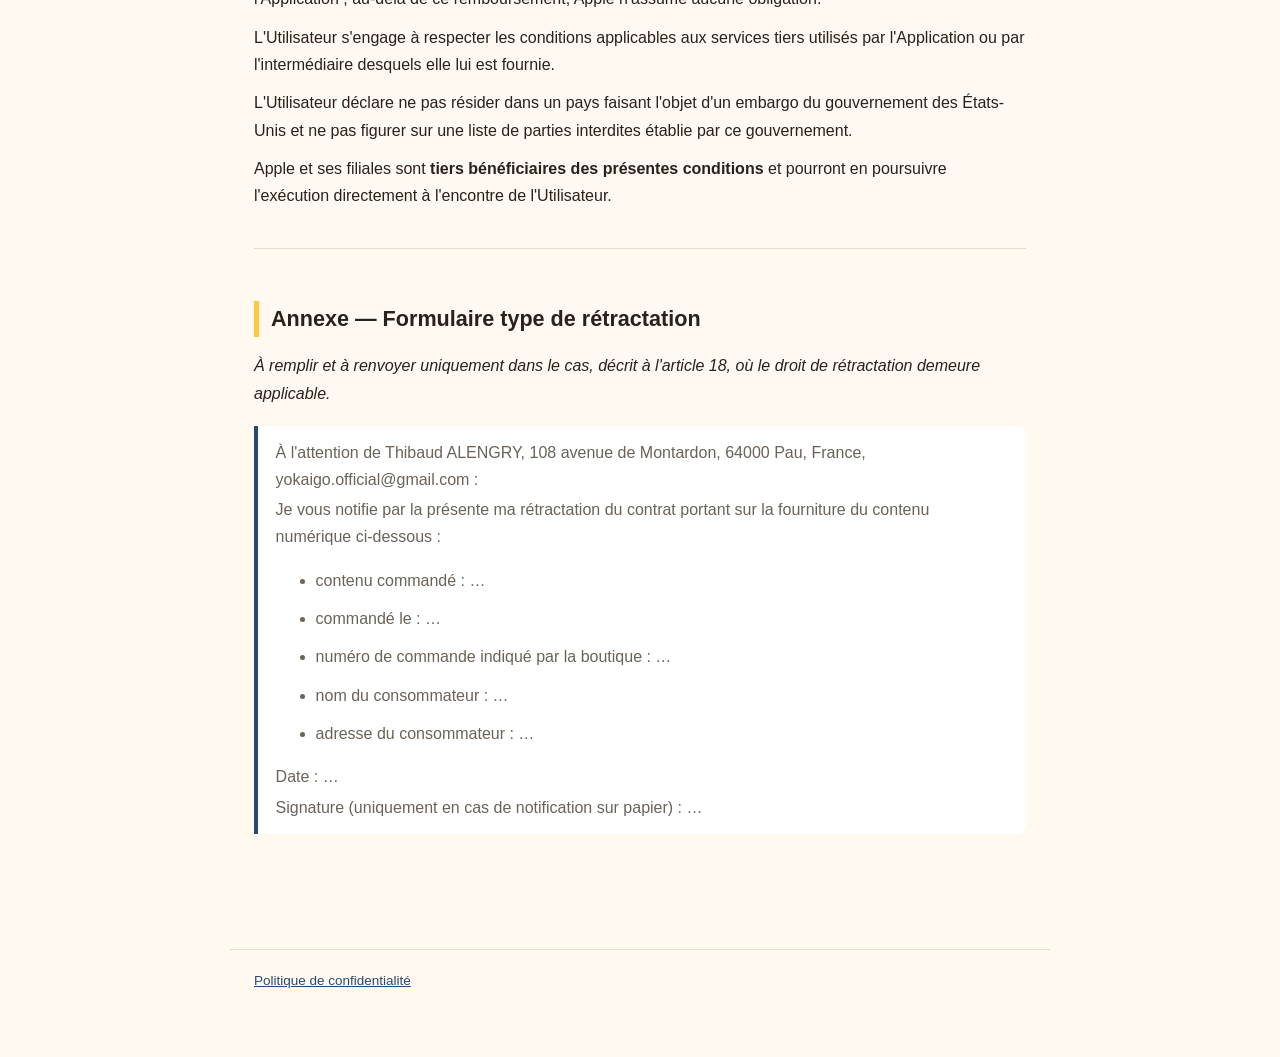
<file: cgu.html>
<!doctype html>
<html lang="fr">
<head>
<meta charset="utf-8">
<meta name="viewport" content="width=device-width,initial-scale=1">
<title>Conditions générales d'utilisation et de vente — YokaiGo</title>
<meta name="description" content="Conditions générales d'utilisation et de vente — YokaiGo">
<meta name="robots" content="index,follow">
<meta http-equiv="Content-Security-Policy" content="default-src 'none'; style-src 'sha256-rZlGH9yZVR8M/jScZCFj/AiDjWYaooGhuHfQCqp9ZaY='; base-uri 'none'; form-action 'none'">
<meta name="referrer" content="strict-origin-when-cross-origin">
<style>
:root{
  --shu:#E8622C; --ai:#264B70; --asagi:#69B6C4; --yamabuki:#FFC93C;
  --enji:#9E3B3B; --nezumi:#8E8C87;
  --bg:#FFF9F0; --surface:#FFFFFF; --text:#2B2118; --muted:#6B6259;
  --line:#E7DDCD; --code-bg:#F5EFE4; --flag-bg:#FFF0C2; --flag-text:#7A5200;
}
@media (prefers-color-scheme: dark){
  :root{ --bg:#191512; --surface:#221D19; --text:#F0E6D8; --muted:#A79C8E;
         --line:#3A322B; --code-bg:#15120F;
         --flag-bg:#4A3A12; --flag-text:#FFD974; }
}
*{box-sizing:border-box}
html{scroll-behavior:smooth}
body{margin:0;background:var(--bg);color:var(--text);
  font-family:'Segoe UI',-apple-system,'Helvetica Neue',
              'Hiragino Kaku Gothic ProN','Yu Gothic',Meiryo,sans-serif;
  font-size:16px;line-height:1.7}
main{max-width:820px;margin:0 auto;padding:48px 24px 96px}

h1{font-size:2rem;line-height:1.22;margin:0 0 .5em;padding-bottom:.35em;
   border-bottom:4px solid var(--shu)}
h2{font-size:1.35rem;margin:2.4em 0 .7em;padding-left:12px;
   border-left:5px solid var(--yamabuki)}
h3{font-size:1.1rem;margin:1.9em 0 .5em;color:var(--shu)}
@media (prefers-color-scheme: dark){ h3{color:var(--yamabuki)} }
p,li{margin:.7em 0}
a{color:var(--ai)}
@media (prefers-color-scheme: dark){ a{color:var(--asagi)} }
hr{border:0;border-top:1px solid var(--line);margin:2.4em 0}
strong{font-weight:650}

blockquote{margin:1.2em 0;padding:.6em 1.1em;background:var(--surface);
  border-left:4px solid var(--ai);border-radius:0 8px 8px 0;color:var(--muted)}
blockquote p{margin:.2em 0}

table{border-collapse:collapse;width:100%;margin:1.3em 0;font-size:14.5px;
  background:var(--surface);border-radius:10px;overflow:hidden;
  box-shadow:0 1px 3px rgba(0,0,0,.07)}
th{background:var(--ai);color:#fff;text-align:left;padding:10px 12px;
   font-weight:600;font-size:13.5px}
td{padding:9px 12px;border-top:1px solid var(--line);vertical-align:top}
tbody tr:nth-child(even){background:rgba(0,0,0,.022)}
@media (prefers-color-scheme: dark){ tbody tr:nth-child(even){background:rgba(255,255,255,.03)} }
/* Wide tables scroll inside their own box; the page itself never does. */
.tablewrap{overflow-x:auto;max-width:100%;margin:1.3em 0}
.tablewrap table{margin:0}

code{background:var(--code-bg);padding:.13em .4em;border-radius:5px;
  font-family:'Cascadia Code',Consolas,'SF Mono',monospace;font-size:.9em}

/* What is left to fill in, impossible to miss on a published page. */
.todo{background:var(--flag-bg);color:var(--flag-text);padding:.1em .45em;
  border-radius:4px;font-weight:600;font-size:.93em;
  box-decoration-break:clone;-webkit-box-decoration-break:clone}
.todo::before{content:"⚠ à compléter : ";font-weight:700;opacity:.75}

footer{max-width:820px;margin:0 auto;padding:0 24px 64px;color:var(--muted);
  font-size:13.5px;border-top:1px solid var(--line);padding-top:20px}
footer a{margin-right:18px}

@media print{
  body{background:#fff;color:#000;font-size:11pt}
  main{padding:0}
  h2{break-after:avoid}
  table,blockquote{break-inside:avoid}
  .todo{background:none;color:#000;border:1px solid #000}
}
</style>
</head>
<body>
<main>
<h1>Conditions générales d'utilisation et de vente — YokaiGo</h1>
<p><strong>Version 1.0 — en vigueur au 21 septembre 2026</strong></p>
<hr />
<h2>Article 1 — Objet</h2>
<p>Les présentes conditions générales régissent l'utilisation de l'application mobile <strong>YokaiGo</strong>
(ci-après « l'Application »), un logiciel d'apprentissage du japonais, ainsi que la vente des
contenus numériques proposés à l'intérieur de celle-ci.</p>
<p>Elles se composent de trois parties :</p>
<ul>
<li>les <strong>conditions générales d'utilisation</strong> (articles 2 à 14), qui s'appliquent à toute personne
  installant ou utilisant l'Application, que celle-ci procède ou non à un achat ;</li>
<li>les <strong>conditions générales de vente</strong> (articles 15 à 20), qui s'appliquent aux seuls achats
  effectués depuis l'Application ;</li>
<li>les <strong>dispositions communes</strong> (articles 1, 21, 22 et 23), qui s'appliquent aux unes comme aux
  autres, l'article 23 ne concernant toutefois que les Utilisateurs ayant installé l'Application
  depuis l'App Store.</li>
</ul>
<h2>Article 2 — Mentions légales</h2>
<p>En application de l'article 1-1 de la loi n° 2004-575 du 21 juin 2004 pour la confiance dans
l'économie numérique, et de l'article 19 de la même loi :</p>
<div class="tablewrap"><table>
<tbody>
<tr>
<td><strong>Éditeur</strong></td>
<td>Thibaud ALENGRY, entrepreneur individuel</td>
</tr>
<tr>
<td><strong>Adresse</strong></td>
<td>108 avenue de Montardon, 64000 Pau, France</td>
</tr>
<tr>
<td><strong>Téléphone</strong></td>
<td>+33 7 88 14 20 48</td>
</tr>
<tr>
<td><strong>Courriel</strong></td>
<td>yokaigo.official@gmail.com</td>
</tr>
<tr>
<td><strong>SIRET</strong></td>
<td>920 532 967 00014 — ses neuf premiers chiffres forment le numéro SIREN, numéro d'inscription au registre national des entreprises</td>
</tr>
<tr>
<td><strong>Code APE</strong></td>
<td>62.01Z</td>
</tr>
<tr>
<td><strong>Directeur de la publication</strong></td>
<td>Thibaud ALENGRY</td>
</tr>
<tr>
<td><strong>TVA</strong></td>
<td>TVA non applicable, article 293 B du code général des impôts</td>
</tr>
<tr>
<td><strong>Hébergeur du site</strong></td>
<td>GitHub, Inc., 88 Colin P. Kelly Jr. Street, San Francisco, CA 94107, États-Unis, téléphone +1 877 448-4820</td>
</tr>
</tbody>
</table></div>
<p>Dans l'Union européenne, l'Application est distribuée par <strong>Google Ireland Limited</strong> via le
Google Play Store et par <strong>Apple Distribution International Ltd</strong> via l'App Store. Ces sociétés sont
des distributeurs et ne sont pas éditrices de l'Application.</p>
<h2>Article 3 — Définitions</h2>
<p><strong>Application</strong> : le logiciel YokaiGo, dans toutes ses versions, ainsi que les contenus
pédagogiques, textes, illustrations, sons et voix qu'il comporte.</p>
<p><strong>Utilisateur</strong> : toute personne physique installant ou utilisant l'Application.</p>
<p><strong>Boutique</strong> : le Google Play Store ou l'App Store, selon la plateforme depuis laquelle
l'Application a été installée.</p>
<p><strong>Contenu payant</strong> : tout contenu numérique ou toute fonctionnalité dont l'obtention suppose un
paiement, et dont le régime est fixé aux articles 15 à 20.</p>
<p><strong>Zeni</strong> : la monnaie du jeu, décrite à l'article 20.</p>
<p><strong>Sauvegarde</strong> : l'ensemble des données de progression conservées sur l'appareil de l'Utilisateur.</p>
<h2>Article 4 — Acceptation des conditions</h2>
<p>L'installation et l'utilisation de l'Application valent acceptation pleine et entière des présentes
conditions. L'Utilisateur qui les refuse doit renoncer à utiliser l'Application et la désinstaller.</p>
<p>Les présentes conditions sont accessibles à tout moment à l'adresse https://yokaigoofficial.github.io/cgu.html et depuis
l'écran de réglages de l'Application.</p>
<h2>Article 5 — Configuration requise</h2>
<p>L'Application requiert :</p>
<ul>
<li>un appareil sous Android 7.0 ou ultérieure, ou sous iOS 13 ou
  ultérieure ;</li>
<li>l'espace de stockage nécessaire à l'installation et à la sauvegarde ;</li>
<li>pour les exercices de prononciation uniquement : un microphone, un moteur de reconnaissance
  vocale installé sur l'appareil et le module de reconnaissance du japonais correspondant.</li>
</ul>
<p>Ces exercices de prononciation constituent une fonctionnalité accessoire. Lorsque le moteur de
reconnaissance ou le module japonais fait défaut, l'Application reste pleinement utilisable et
propose les mêmes notions sous une autre forme.</p>
<p>L'Utilisateur fait son affaire personnelle de la fourniture et du coût de son appareil, de son
accès à internet et de son abonnement téléphonique.</p>
<h2>Article 6 — Absence de compte et conséquences sur la sauvegarde</h2>
<p>L'Application ne comporte <strong>aucun compte utilisateur, aucune inscription et aucune
authentification</strong>. Elle ne communique avec aucun serveur de l'éditeur.</p>
<p>Il en résulte que la Sauvegarde est conservée <strong>exclusivement sur l'appareil de l'Utilisateur</strong>.
L'éditeur n'en détient aucune copie et n'est donc pas en mesure de la restaurer.</p>
<p><strong>L'attention de l'Utilisateur est expressément attirée sur le fait que la perte, le vol, la panne,
la réinitialisation ou le remplacement de l'appareil, de même que la désinstallation de
l'Application, entraînent la perte définitive de la progression.</strong> Il appartient à l'Utilisateur de
procéder aux sauvegardes de son appareil par les moyens que lui offre son système d'exploitation.</p>
<p>Les Contenus payants font exception. Ils sont rattachés au compte de la Boutique ayant servi à
l'achat, et non à l'appareil : l'Utilisateur les retrouve sur un nouvel appareil en s'y connectant
avec ce même compte et en utilisant la fonction de restauration des achats de l'Application.</p>
<h2>Article 7 — Licence d'utilisation</h2>
<p>L'éditeur concède à l'Utilisateur une licence personnelle, non exclusive, non cessible, non
sous-licenciable et révocable, d'utiliser l'Application à des fins strictement personnelles et non
commerciales, pour la durée prévue à l'article 13.</p>
<p>Cette licence n'emporte aucun transfert de propriété. Toute utilisation non expressément autorisée
est interdite, et notamment :</p>
<ul>
<li>la reproduction, la diffusion, la mise à disposition ou la revente de tout ou partie de
  l'Application ou de ses contenus pédagogiques ;</li>
<li>l'utilisation des contenus pédagogiques dans un cadre d'enseignement collectif, commercial ou
  associatif, sans autorisation écrite préalable de l'éditeur ;</li>
<li>la décompilation, le désassemblage et l'ingénierie inverse, sous réserve des exceptions prévues à
  l'article L122-6-1 du code de la propriété intellectuelle, notamment son IV relatif à
  l'interopérabilité ;</li>
<li>la modification de l'Application, la falsification de la Sauvegarde et le recours à tout logiciel
  destiné à altérer le déroulement du jeu ou à obtenir un Contenu payant sans paiement ;</li>
<li>le contournement des mesures techniques de protection.</li>
</ul>
<p><strong>Ces interdictions ne s'appliquent pas aux éléments distribués sous une licence libre</strong>, mentionnés
à l'article 8 : les conditions propres à ces licences prévalent sur le présent article.</p>
<p>Pour la version distribuée par l'App Store, la licence est en outre limitée à l'utilisation sur un
produit de marque Apple que l'Utilisateur possède ou contrôle, dans les limites des règles
d'utilisation figurant aux conditions des services Apple Media.</p>
<h2>Article 8 — Propriété intellectuelle</h2>
<p>L'Application, son code, son interface, ses illustrations, ses textes pédagogiques, ses
enregistrements sonores, sa structure et sa marque sont protégés par le droit de la propriété
intellectuelle et demeurent la propriété exclusive de l'éditeur ou de leurs titulaires respectifs
lorsqu'ils appartiennent à des tiers.</p>
<p>Les récits et figures du folklore japonais présentés dans le bestiaire relèvent du domaine public ;
leur mise en forme, leur rédaction et leurs illustrations sont en revanche protégées.</p>
<p><strong>Éléments distribués sous licence libre.</strong> Les polices de caractères Zen Maru Gothic, Fredoka et
Noto Sans JP sont utilisées sous licence SIL Open Font License 1.1, dont le texte est distribué avec
l'Application ; elles y sont redistribuées sous une forme réduite aux seuls signes que
l'Application affiche. Le tableau des graphies qui sert à reconnaître une réponse prononcée à
voix haute est dérivé du dictionnaire <strong>JMdict</strong>, publié par l'Electronic Dictionary Research
and Development Group, sous licence <strong>Creative Commons Attribution — Partage dans les Mêmes Conditions 4.0
International</strong> (CC BY-SA 4.0). Les conditions de ces licences s'appliquent à ces éléments et à
leurs dérivés.</p>
<p>L'appellation <strong>JLPT</strong> (<em>Japanese-Language Proficiency Test</em>) désigne un examen administré par la
Japan Foundation et Japan Educational Exchanges and Services. L'éditeur n'est ni affilié à ces
organismes, ni agréé ni approuvé par eux. Les épreuves blanches proposées dans l'Application sont
des exercices d'entraînement rédigés par l'éditeur et ne constituent en aucun cas des sujets
officiels.</p>
<h2>Article 9 — Obligations de l'Utilisateur</h2>
<p>L'Utilisateur s'engage à utiliser l'Application conformément à sa destination, aux présentes
conditions et à la réglementation en vigueur. Il s'engage également à respecter les conditions
applicables aux services tiers par lesquels l'Application lui est fournie, notamment celles de la
Boutique.</p>
<p>Le dispositif de signalement d'un exercice, qui ouvre un brouillon de courriel à destination de
l'éditeur, est réservé aux erreurs et aux imprécisions constatées dans le contenu pédagogique.
L'Utilisateur s'interdit d'en faire un usage détourné, abusif ou malveillant.</p>
<h2>Article 10 — Nature du service pédagogique</h2>
<p>L'Application propose un parcours d'apprentissage du japonais. L'éditeur est tenu, à ce titre,
d'une <strong>obligation de moyens</strong> et non d'une obligation de résultat.</p>
<p>L'éditeur ne garantit ni un niveau de maîtrise déterminé, ni la réussite à un examen, ni
l'exhaustivité du programme au regard d'un référentiel extérieur. Le contenu pédagogique est révisé
avec soin ; l'Utilisateur reconnaît néanmoins qu'aucun corpus d'apprentissage ne peut être garanti
exempt d'erreur.</p>
<p>L'éditeur s'efforce de corriger dans une version ultérieure toute erreur qui lui est signalée. Le
présent article ne fait obstacle ni aux garanties légales mentionnées à l'article 19, ni à la
réparation du préjudice qui résulterait d'une faute de l'éditeur.</p>
<h2>Article 11 — Microphone et reconnaissance vocale</h2>
<p>Certains exercices invitent l'Utilisateur à prononcer une réponse à voix haute. L'accès au
microphone n'est demandé qu'au moment où un exercice de ce type se présente, jamais au lancement,
et peut être refusé sans perte d'accès au reste de l'Application. Sur iOS, une seconde autorisation,
propre à la reconnaissance vocale, est demandée au même moment.</p>
<p>La reconnaissance est assurée par le <strong>moteur de reconnaissance vocale du système d'exploitation</strong>
de l'appareil, et non par l'Application. Selon la configuration de l'appareil, ce moteur peut
transmettre la voix captée aux serveurs de son fournisseur — Google ou Apple selon la plateforme —
qui la traite sous sa propre responsabilité et selon sa propre politique de confidentialité.</p>
<p><strong>L'Application elle-même</strong> ne conserve, n'enregistre ni ne transmet aucun son : elle ne fait que
remettre la captation au moteur du système. Ces points sont détaillés dans la politique de
confidentialité.</p>
<h2>Article 12 — Disponibilité, mises à jour et évolutions</h2>
<p>L'éditeur s'efforce de maintenir l'Application disponible et compatible avec les versions courantes
des systèmes d'exploitation, sans pouvoir le garantir.</p>
<p>Conformément à l'article L224-25-25 du code de la consommation, l'éditeur veille à ce que
l'Utilisateur soit informé des mises à jour nécessaires au maintien de la conformité du Contenu
payant et à ce qu'il les reçoive, pendant la période à laquelle <strong>l'Utilisateur</strong> peut légitimement
s'attendre compte tenu de la nature et de la finalité de ce contenu, et en tout état de cause
pendant la durée mentionnée à l'article 19.</p>
<p><strong>Par quel moyen l'Utilisateur est informé.</strong> L'Application ne comporte ni compte, ni serveur, ni
notification : l'éditeur ne dispose d'aucun moyen d'écrire à l'Utilisateur, et n'en recueille aucun.
Les informations dues au titre du présent article sont donc portées par la fiche de l'Application
sur la Boutique et par les notes de version qui accompagnent chaque mise à jour, ainsi que par la
page mentionnée à l'article 4.</p>
<p>L'éditeur se réserve le droit de faire évoluer le contenu pédagogique, l'équilibrage du jeu et
l'interface. Une telle évolution ne saurait être regardée comme un défaut de conformité dès lors
qu'elle ne prive pas l'Utilisateur d'un Contenu payant déjà acquis.</p>
<p>Lorsqu'une mise à jour n'est pas nécessaire au maintien de la conformité et qu'elle a une incidence
négative sur l'accès de l'Utilisateur à un Contenu payant ou sur l'usage qu'il en fait, celui-ci
conserve les droits que lui reconnaît l'article L224-25-26 du code de la consommation, et notamment
celui d'obtenir la résolution du contrat sans frais, sauf si cette incidence est mineure.</p>
<p>L'éditeur se réserve également le droit d'interrompre définitivement la distribution de
l'Application. Cette interruption est annoncée, moyennant un préavis raisonnable, sur la fiche de la
Boutique et sur la page mentionnée à l'article 4. Elle n'affecte pas l'utilisation des versions déjà
installées, l'Application fonctionnant sans serveur.</p>
<h2>Article 13 — Durée et résiliation</h2>
<p>La licence est concédée pour la durée d'installation de l'Application.</p>
<p>L'Utilisateur peut y mettre fin à tout moment et sans motif, en désinstallant l'Application. La
fonction « Recommencer l'aventure » de l'écran de profil, qui demande confirmation avant d'agir,
permet en outre d'effacer la Sauvegarde sans désinstaller.</p>
<p>En cas de manquement grave de l'Utilisateur aux articles 7 ou 9, l'éditeur peut mettre fin à la
licence. L'éditeur ne détenant aucune coordonnée de l'Utilisateur, cette résiliation n'est précédée
d'une mise en demeure — restée sans effet pendant quinze jours — que lorsque l'Utilisateur s'est
lui-même fait connaître, par un signalement ou une réclamation.</p>
<p>Cette résiliation n'affecte ni les garanties légales dues au titre des Contenus payants déjà acquis,
ni les droits que l'Utilisateur tient de l'article 19.</p>
<h2>Article 14 — Responsabilité</h2>
<p>L'éditeur ne saurait être tenu pour responsable :</p>
<ul>
<li>des dommages résultant d'une utilisation non conforme de l'Application ou d'un manquement de
  l'Utilisateur aux présentes conditions ;</li>
<li>de la perte de la progression dans les cas prévus à l'article 6 ;</li>
<li>des dysfonctionnements imputables à l'appareil, au système d'exploitation, au moteur de
  reconnaissance vocale ou à la Boutique ;</li>
<li>de l'indisponibilité ou des conditions d'accès des Boutiques, qui relèvent de Google et d'Apple.</li>
</ul>
<p>Aucune stipulation des présentes conditions n'a pour effet de limiter la responsabilité de l'éditeur
en cas de dol, de faute lourde ou de dommage corporel, ni d'écarter les garanties légales dues au
consommateur, ni de supprimer ou de réduire son droit à réparation en cas de manquement de
l'éditeur à l'une quelconque de ses obligations.</p>
<h2>Article 15 — Champ d'application des conditions de vente</h2>
<p>Les articles 15 à 20 s'appliquent à tout achat de Contenu payant effectué depuis l'Application par
un Utilisateur agissant en qualité de consommateur au sens de l'article liminaire du code de la
consommation.</p>
<p>Les Contenus payants sont décrits dans l'Application au moment de l'achat. Chaque offre précise sa
nature, ce qu'elle apporte et son prix.</p>
<p>L'Application est accessible et utilisable <strong>sans aucun achat</strong>. Les Contenus payants constituent
un complément facultatif et ne conditionnent l'accès à aucun contenu pédagogique nécessaire à la
progression.</p>
<h2>Article 16 — Prix</h2>
<p>Les prix sont indiqués toutes taxes comprises dans l'Application, avant validation de la commande,
dans la devise que la Boutique applique au compte de l'Utilisateur — en euros pour un compte
facturé en France. Ils peuvent varier selon le pays de facturation de ce compte et selon les règles
de conversion appliquées par la Boutique.</p>
<p>La taxe sur la valeur ajoutée applicable est celle en vigueur au jour de la commande. Pour les
achats effectués depuis l'Application, Google et Apple interviennent en qualité de fournisseur
réputé et sont redevables de la taxe auprès des administrations concernées.</p>
<p>L'éditeur se réserve le droit de modifier ses prix à tout moment. Le prix applicable est celui
affiché au moment de la validation de la commande.</p>
<h2>Article 17 — Commande et paiement</h2>
<p>La commande est passée <strong>exclusivement par l'intermédiaire de la Boutique</strong>, selon le processus
propre à celle-ci. L'Utilisateur sélectionne le Contenu payant, prend connaissance de son prix, puis
confirme sa commande auprès de la Boutique.</p>
<p>Le paiement est encaissé par Google ou par Apple, au moyen du mode de paiement enregistré sur le
compte de l'Utilisateur. <strong>L'éditeur n'a accès à aucune donnée bancaire.</strong> Les conditions de vente
de la Boutique s'appliquent au paiement et, le cas échéant, à la conservation des moyens de
paiement.</p>
<p><strong>Le contrat de fourniture du Contenu payant est conclu entre l'Utilisateur et l'éditeur.</strong> La
Boutique n'intervient que pour la commande, l'encaissement et la facturation ; c'est en revanche
auprès de l'éditeur que s'exercent les droits prévus aux articles 18 et 19.</p>
<p>La commande est ferme et définitive lorsque la Boutique en confirme le paiement. La preuve de la
transaction résulte des enregistrements de la Boutique, laquelle adresse un justificatif à
l'Utilisateur.</p>
<h2>Article 18 — Fourniture et droit de rétractation</h2>
<p>Le Contenu payant est fourni <strong>immédiatement après confirmation du paiement</strong>, par mise à
disposition dans l'Application.</p>
<p>L'Utilisateur dispose en principe du délai de rétractation de quatorze jours prévu à l'article
L221-18 du code de la consommation.</p>
<p>Toutefois, conformément à l'article L221-28, 13° du même code, <strong>ce droit ne peut être exercé</strong> pour
la fourniture d'un contenu numérique non fourni sur un support matériel dont l'exécution a commencé
avant la fin du délai de rétractation, dès lors que <strong>trois conditions</strong> sont réunies :</p>
<ol>
<li>l'Utilisateur a donné son accord préalable exprès à cette exécution ;</li>
<li>il a reconnu qu'il perdrait son droit de rétractation ;</li>
<li>confirmation de cet accord lui a été fournie conformément au deuxième alinéa de l'article
   L221-13 du même code.</li>
</ol>
<p>En validant sa commande, l'Utilisateur demande expressément l'exécution immédiate de la fourniture
et reconnaît renoncer à son droit de rétractation. Ces trois éléments sont recueillis et confirmés
par la Boutique au moment de la commande, sur un support durable.</p>
<p><strong>Si l'une de ces trois conditions fait défaut, le délai de quatorze jours demeure applicable.</strong>
L'Utilisateur exerce alors son droit de rétractation auprès de l'éditeur, à l'adresse de courriel
figurant à l'article 2, par une déclaration dénuée d'ambiguïté ou au moyen du formulaire figurant
en annexe.</p>
<h2>Article 19 — Garanties légales</h2>
<p>L'Utilisateur bénéficie de la <strong>garantie légale de conformité des contenus et services numériques</strong>
prévue aux articles L224-25-12 et suivants du code de la consommation.</p>
<p>Conformément à l'article L224-25-12, l'éditeur répond des défauts de conformité qui apparaissent :</p>
<ul>
<li>pour une fourniture ponctuelle, dans un délai de <strong>deux ans</strong> à compter de la fourniture ;</li>
<li>pour une fourniture continue, pendant toute la durée de la fourniture.</li>
</ul>
<p>En cas de défaut de conformité, l'Utilisateur a droit à la mise en conformité du Contenu payant
ou, à défaut, à une réduction du prix ou à la résolution du contrat, dans les conditions prévues aux
articles L224-25-17 à L224-25-23 du même code.</p>
<p>Ces garanties s'exercent sans frais pour l'Utilisateur, auprès de l'éditeur, à l'adresse de courriel
figurant à l'article 2. Elles s'appliquent indépendamment des politiques commerciales de
remboursement de Google et d'Apple, auxquelles l'Utilisateur peut également recourir dans les délais
propres à chaque Boutique.</p>
<h2>Article 20 — Zeni et contenus du jeu</h2>
<p>Le <strong>zeni</strong> est une monnaie interne au jeu. Il est gagné par la pratique des exercices et, le cas
échéant, obtenu par une offre payante au sens de l'article 15. Il sert à
acquérir des omamori auprès des sanctuaires rencontrés en chemin.</p>
<p>Le zeni :</p>
<ul>
<li>n'a <strong>aucune valeur monétaire</strong> et ne constitue ni monnaie électronique, ni instrument de
  paiement, ni avoir ;</li>
<li>n'est <strong>ni convertible en argent</strong>, ni échangeable, ni cessible, ni remboursable ;</li>
<li>n'existe que dans la Sauvegarde de l'appareil, et disparaît avec elle dans les cas prévus à
  l'article 6 ;</li>
<li>ne peut faire l'objet d'aucune revendication en cas de perte, d'effacement ou de cessation de
  l'Application.</li>
</ul>
<p>Le présent article ne fait pas obstacle aux garanties légales mentionnées à l'article 19.</p>
<h2>Article 21 — Réclamations et médiation de la consommation</h2>
<p>Toute réclamation peut être adressée à l'éditeur à l'adresse de courriel figurant à l'article 2.
L'éditeur s'engage à y répondre dans un délai de trente jours.</p>
<p>Conformément aux articles L611-1, L612-1, L616-1, R612-2 et R616-1 du code de la consommation,
l'Utilisateur qui n'a pas obtenu satisfaction peut recourir gratuitement au médiateur de la
consommation dont relève l'éditeur :</p>
<blockquote>
<p><strong><span class="todo">dénomination du médiateur</span></strong>
<span class="todo">adresse postale</span>
<span class="todo">site internet</span></p>
</blockquote>
<p>La saisine du médiateur suppose que l'Utilisateur ait préalablement adressé une réclamation écrite à
l'éditeur, et intervient dans le délai d'un an à compter de cette réclamation.</p>
<h2>Article 22 — Dispositions finales</h2>
<p><strong>Modification.</strong> L'éditeur peut modifier les présentes conditions afin de tenir compte de
l'évolution de l'Application ou de la réglementation. La version applicable à un achat est celle en
vigueur au jour de la commande, portée à la connaissance de l'Utilisateur avant qu'il ne la passe,
par le lien figurant sur l'écran d'achat et sur la fiche de la Boutique. La version en vigueur est
publiée à l'adresse indiquée à l'article 4, où figure sa date, et reste accessible depuis l'écran de
réglages de l'Application.</p>
<p><strong>Mineurs.</strong> L'Application n'est pas destinée aux personnes de moins de quinze ans. L'utilisation de
l'Application par un mineur de moins de quinze ans suppose l'autorisation préalable de son
représentant légal. Il appartient plus généralement au représentant légal d'un mineur de surveiller
cet usage et, le cas échéant, d'activer les contrôles parentaux de la Boutique afin d'encadrer les
achats.</p>
<p><strong>Nullité partielle.</strong> Si une stipulation des présentes conditions est déclarée nulle ou
inapplicable, les autres stipulations conservent leur plein effet.</p>
<p><strong>Absence de renonciation.</strong> Le fait pour l'éditeur de ne pas se prévaloir d'un manquement ne vaut
pas renonciation à s'en prévaloir ultérieurement.</p>
<p><strong>Données personnelles.</strong> Le traitement des données personnelles est décrit dans la politique de
confidentialité, accessible à l'adresse https://yokaigoofficial.github.io/confidentialite.html. Ce document est
une information donnée à l'Utilisateur ; il n'emporte aucune obligation contractuelle à sa charge.</p>
<p><strong>Langue.</strong> Les présentes conditions sont rédigées en français. En cas de traduction, seule la
version française fait foi.</p>
<p><strong>Droit applicable.</strong> Les présentes conditions sont soumises au droit français. Le consommateur
résidant dans un autre État membre de l'Union européenne conserve le bénéfice des dispositions
impératives plus protectrices de la loi de sa résidence habituelle.</p>
<p><strong>Litiges.</strong> À défaut de résolution amiable, le litige sera porté devant les juridictions
compétentes selon les règles de droit commun.</p>
<h2>Article 23 — Stipulation particulière à l'App Store</h2>
<p>Les présentes conditions sont conclues entre l'Utilisateur et l'éditeur seul, à l'exclusion
d'Apple Inc. et de ses filiales.</p>
<p>La licence concédée à l'article 7 est limitée à l'utilisation de l'Application sur un produit de
marque Apple que l'Utilisateur possède ou contrôle, dans les limites des règles d'utilisation
figurant aux conditions des services Apple Media.</p>
<p>L'éditeur est seul responsable de l'Application, de son contenu, de sa maintenance, de son support
et des réclamations qui s'y rapportent, y compris en matière de conformité, de responsabilité du
fait des produits et de propriété intellectuelle. Toute demande de support est adressée à l'éditeur,
à l'adresse de courriel figurant à l'article 2.</p>
<p>Apple n'est tenue d'aucune obligation de maintenance ni de support. En cas de défaut de conformité
de l'Application, l'Utilisateur peut le notifier à Apple, qui pourra lui rembourser le prix d'achat
éventuel de l'Application ; au-delà de ce remboursement, Apple n'assume aucune obligation.</p>
<p>L'Utilisateur s'engage à respecter les conditions applicables aux services tiers utilisés par
l'Application ou par l'intermédiaire desquels elle lui est fournie.</p>
<p>L'Utilisateur déclare ne pas résider dans un pays faisant l'objet d'un embargo du gouvernement des
États-Unis et ne pas figurer sur une liste de parties interdites établie par ce gouvernement.</p>
<p>Apple et ses filiales sont <strong>tiers bénéficiaires des présentes conditions</strong> et pourront en
poursuivre l'exécution directement à l'encontre de l'Utilisateur.</p>
<hr />
<h2>Annexe — Formulaire type de rétractation</h2>
<p><em>À remplir et à renvoyer uniquement dans le cas, décrit à l'article 18, où le droit de rétractation
demeure applicable.</em></p>
<blockquote>
<p>À l'attention de Thibaud ALENGRY, 108 avenue de Montardon, 64000 Pau, France,
yokaigo.official@gmail.com :</p>
<p>Je vous notifie par la présente ma rétractation du contrat portant sur la fourniture du contenu
numérique ci-dessous :</p>
<ul>
<li>contenu commandé : …</li>
<li>commandé le : …</li>
<li>numéro de commande indiqué par la boutique : …</li>
<li>nom du consommateur : …</li>
<li>adresse du consommateur : …</li>
</ul>
<p>Date : …</p>
<p>Signature (uniquement en cas de notification sur papier) : …</p>
</blockquote>
</main>
<footer>
<a href="confidentialite.html">Politique de confidentialité</a>
</footer>
</body>
</html>
</file>
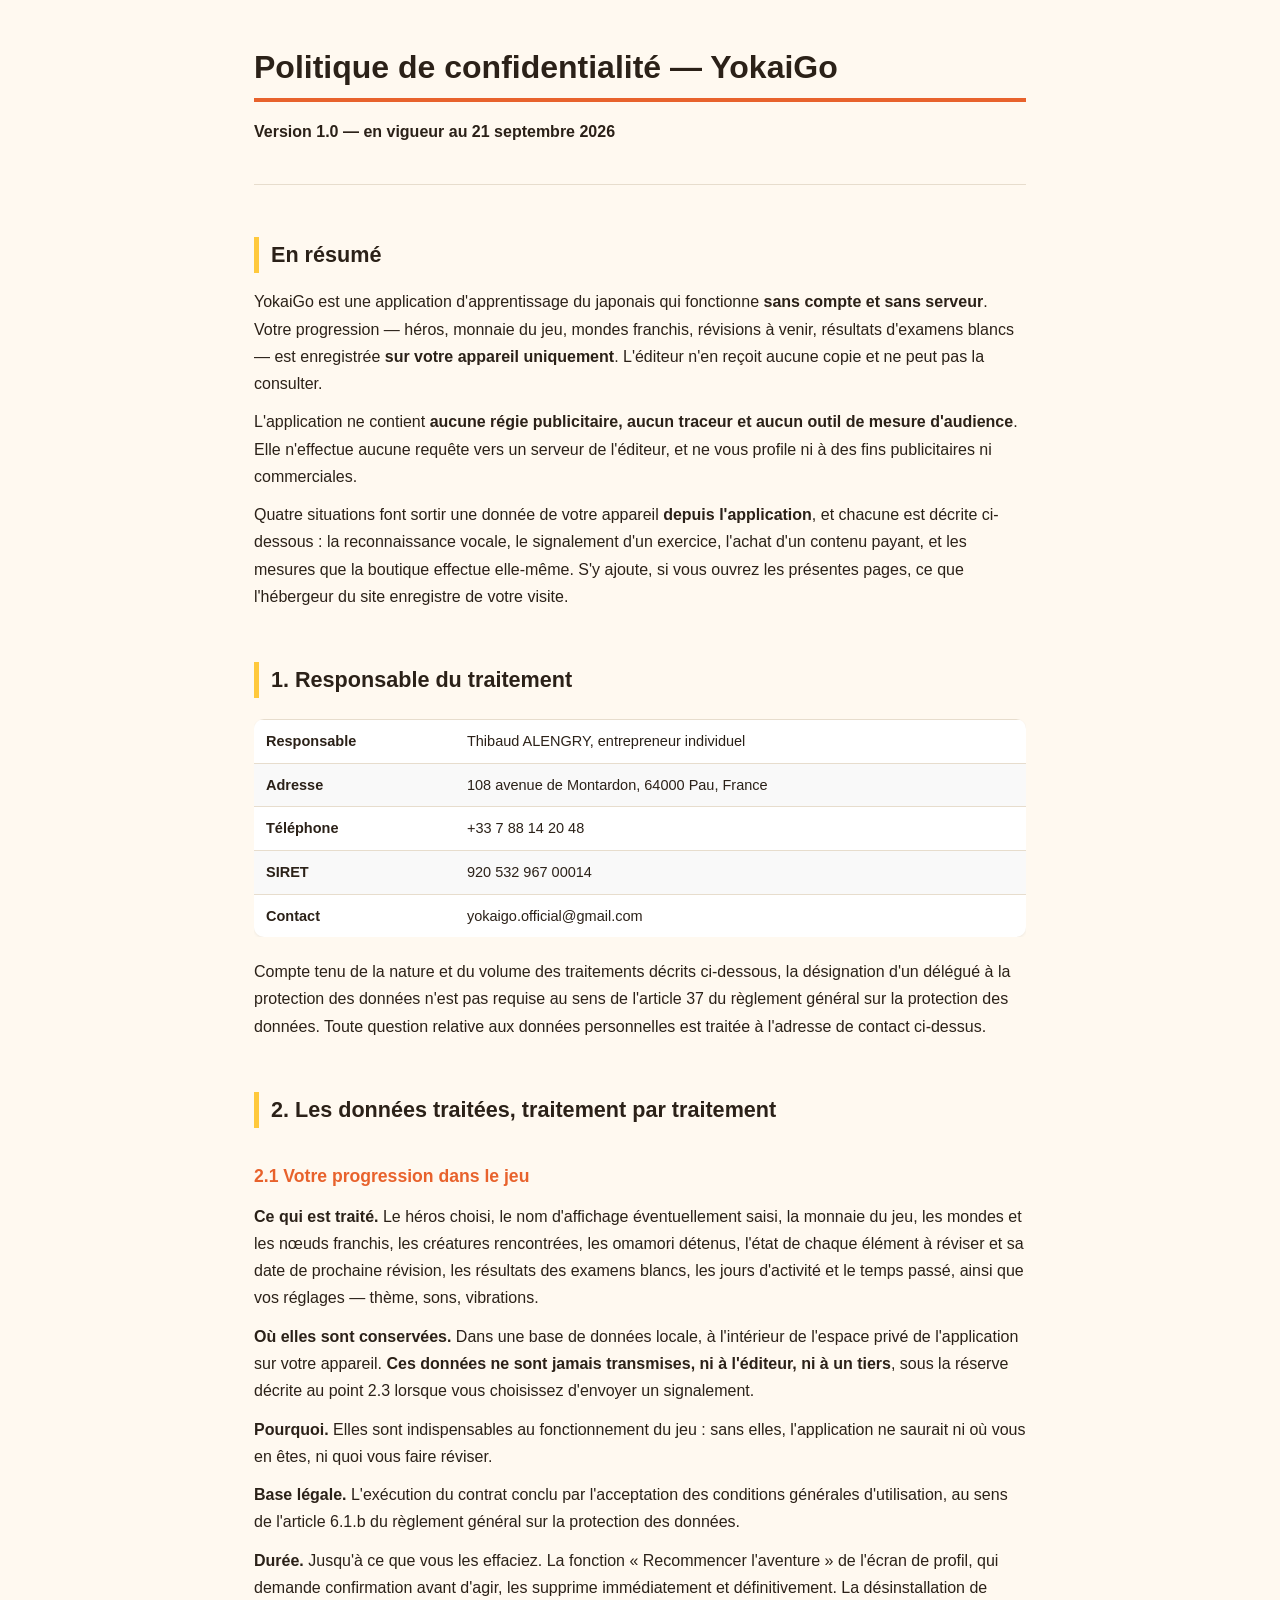
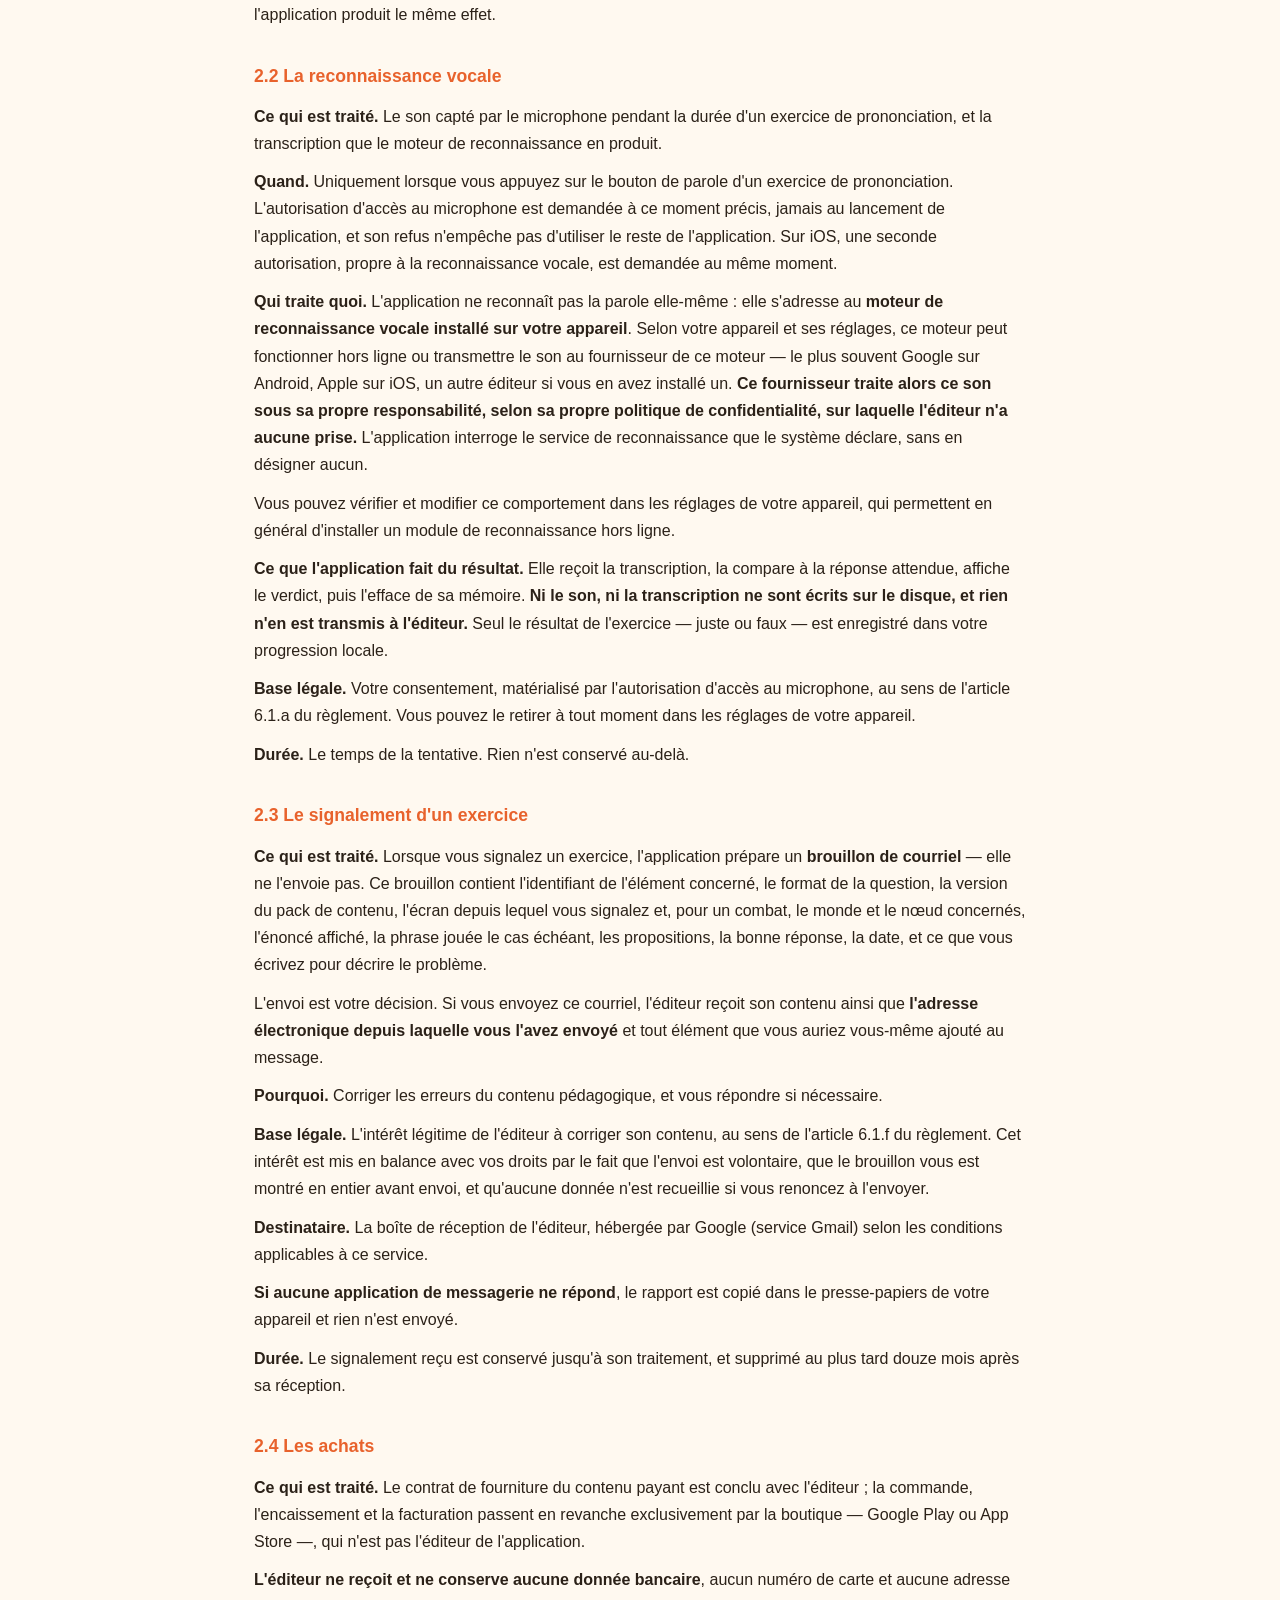
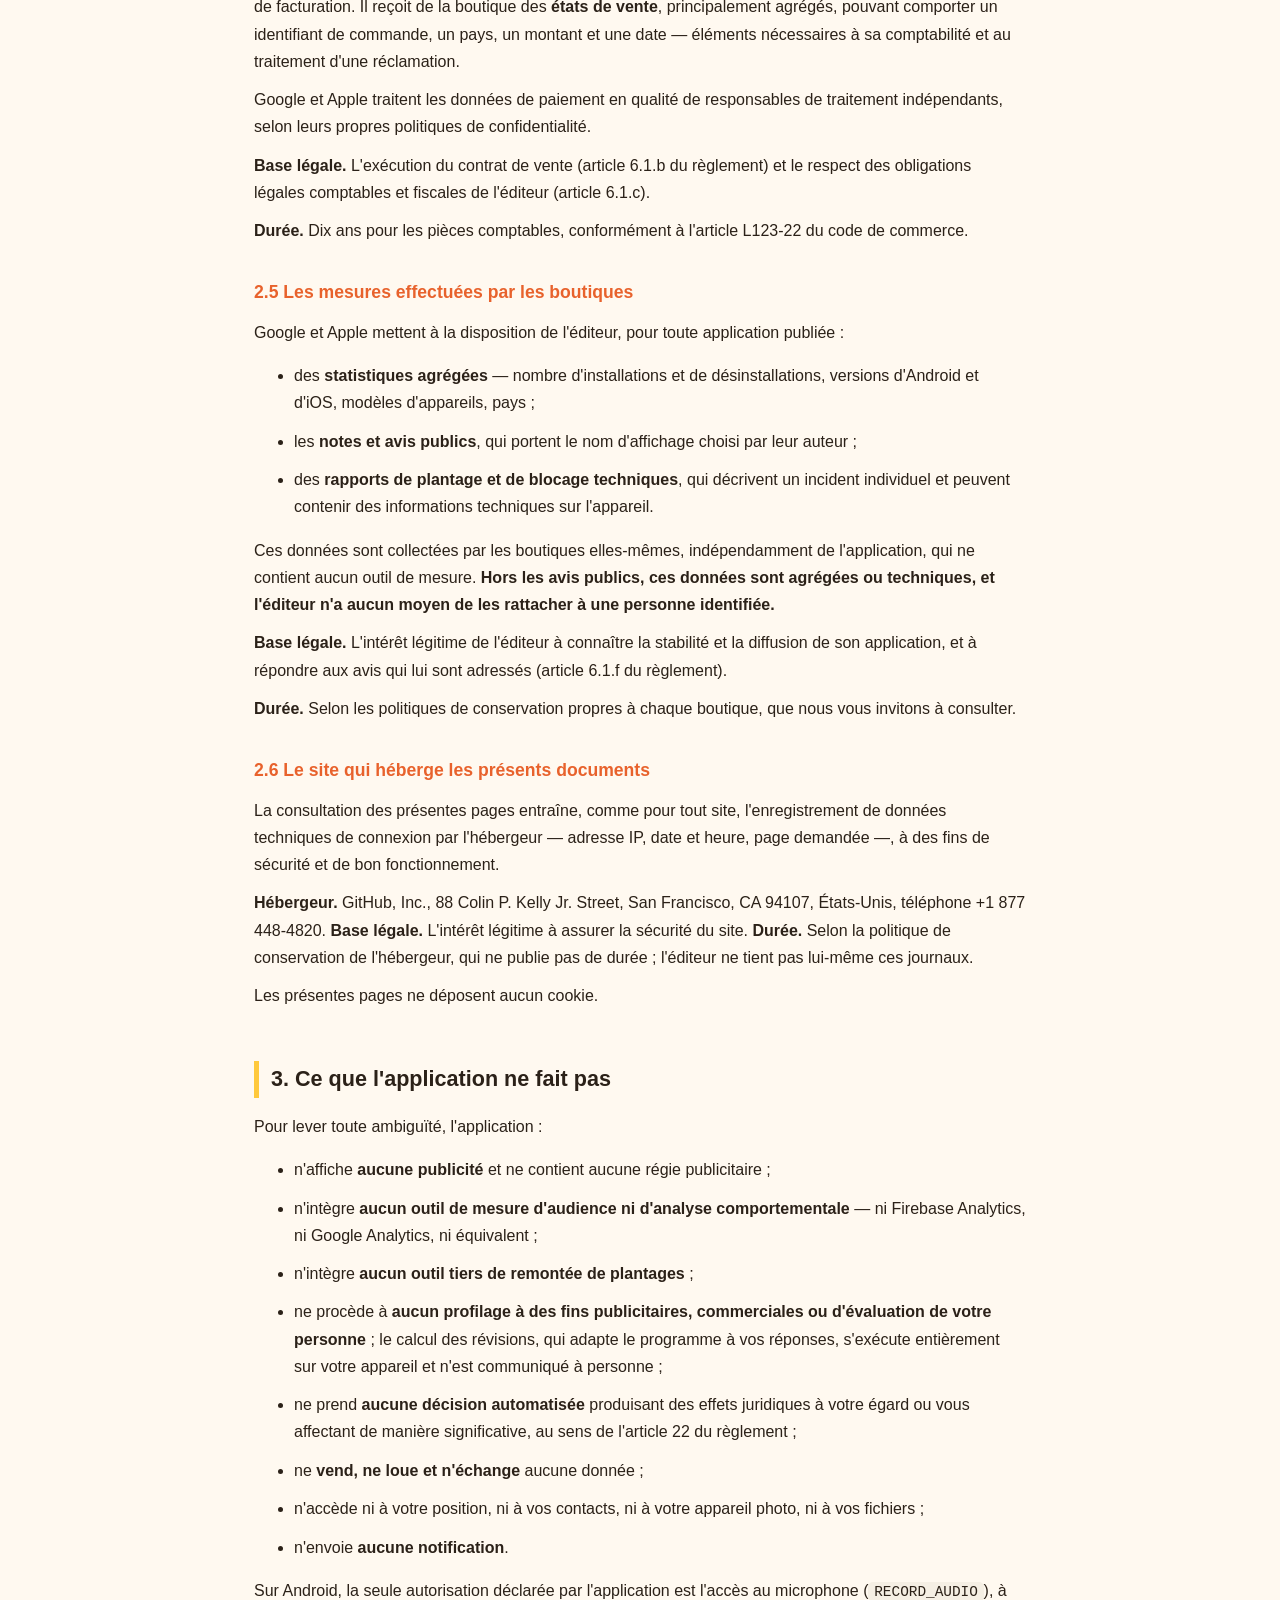
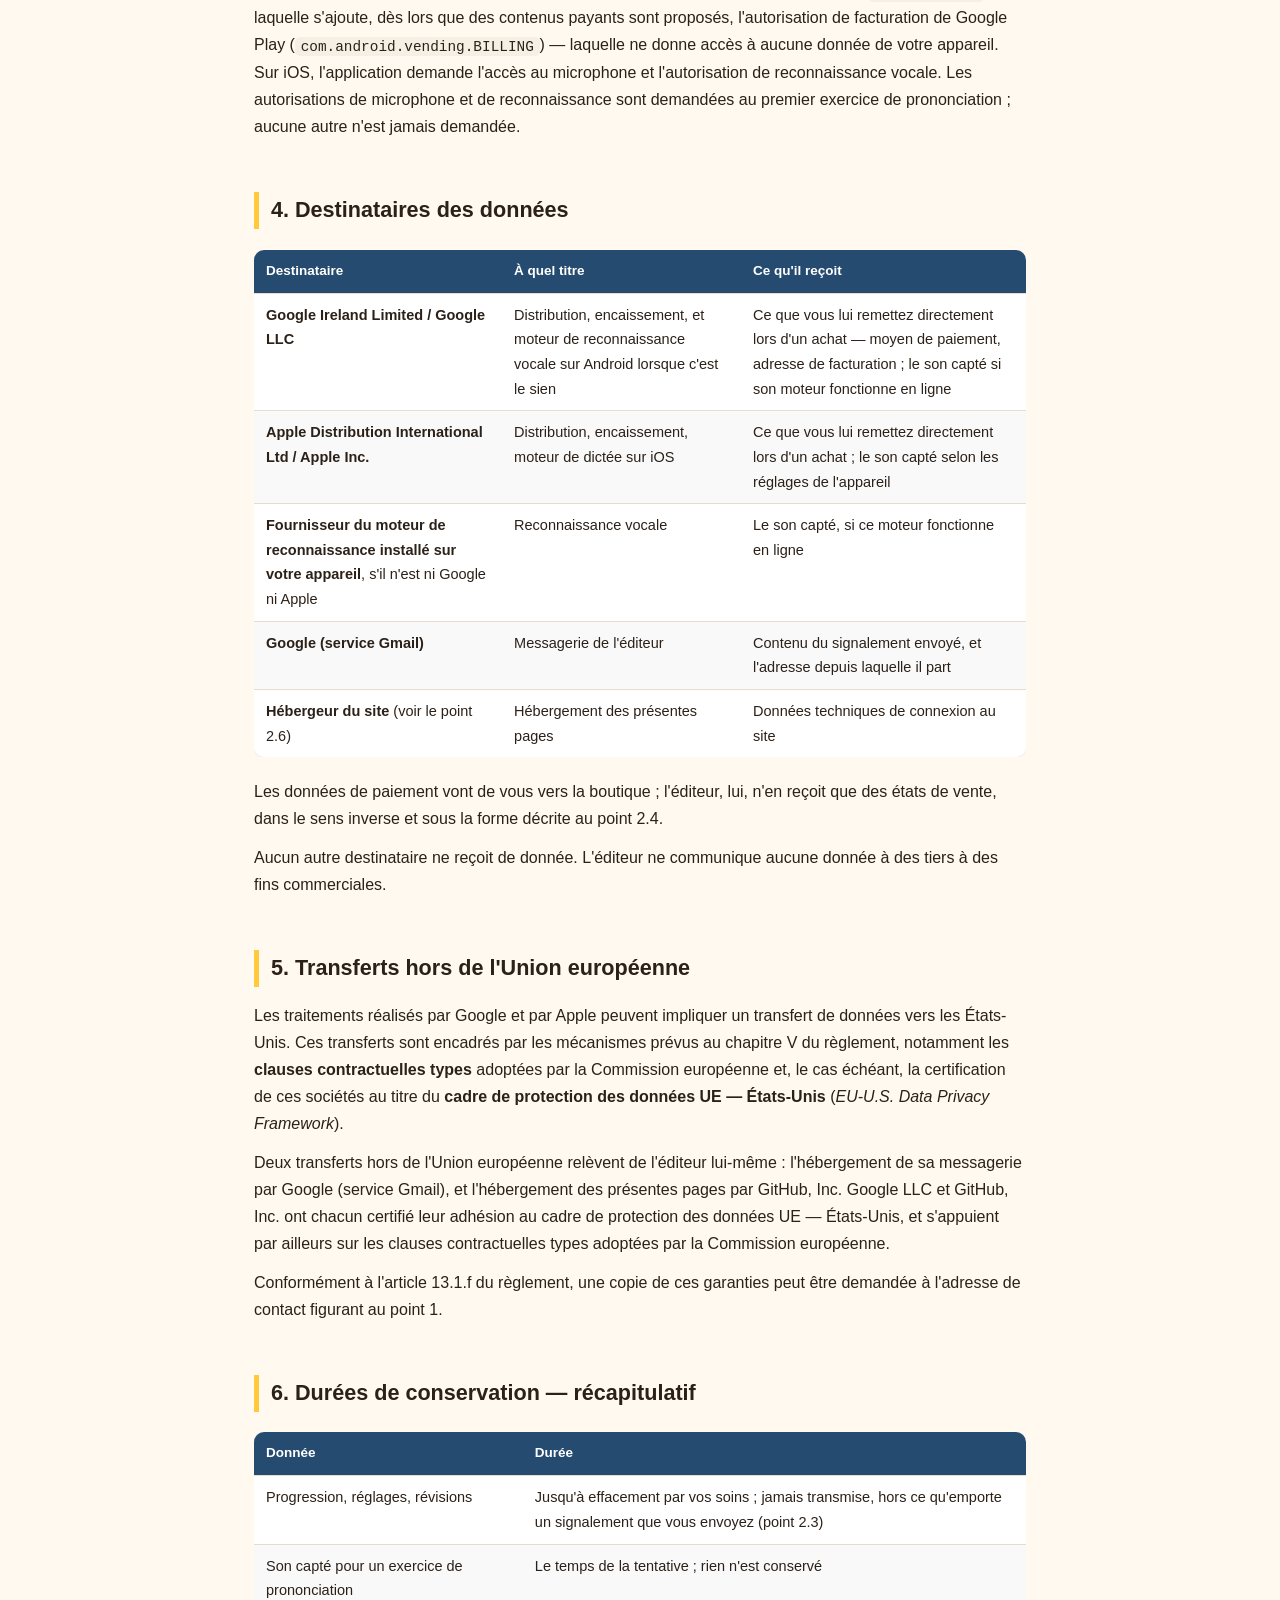
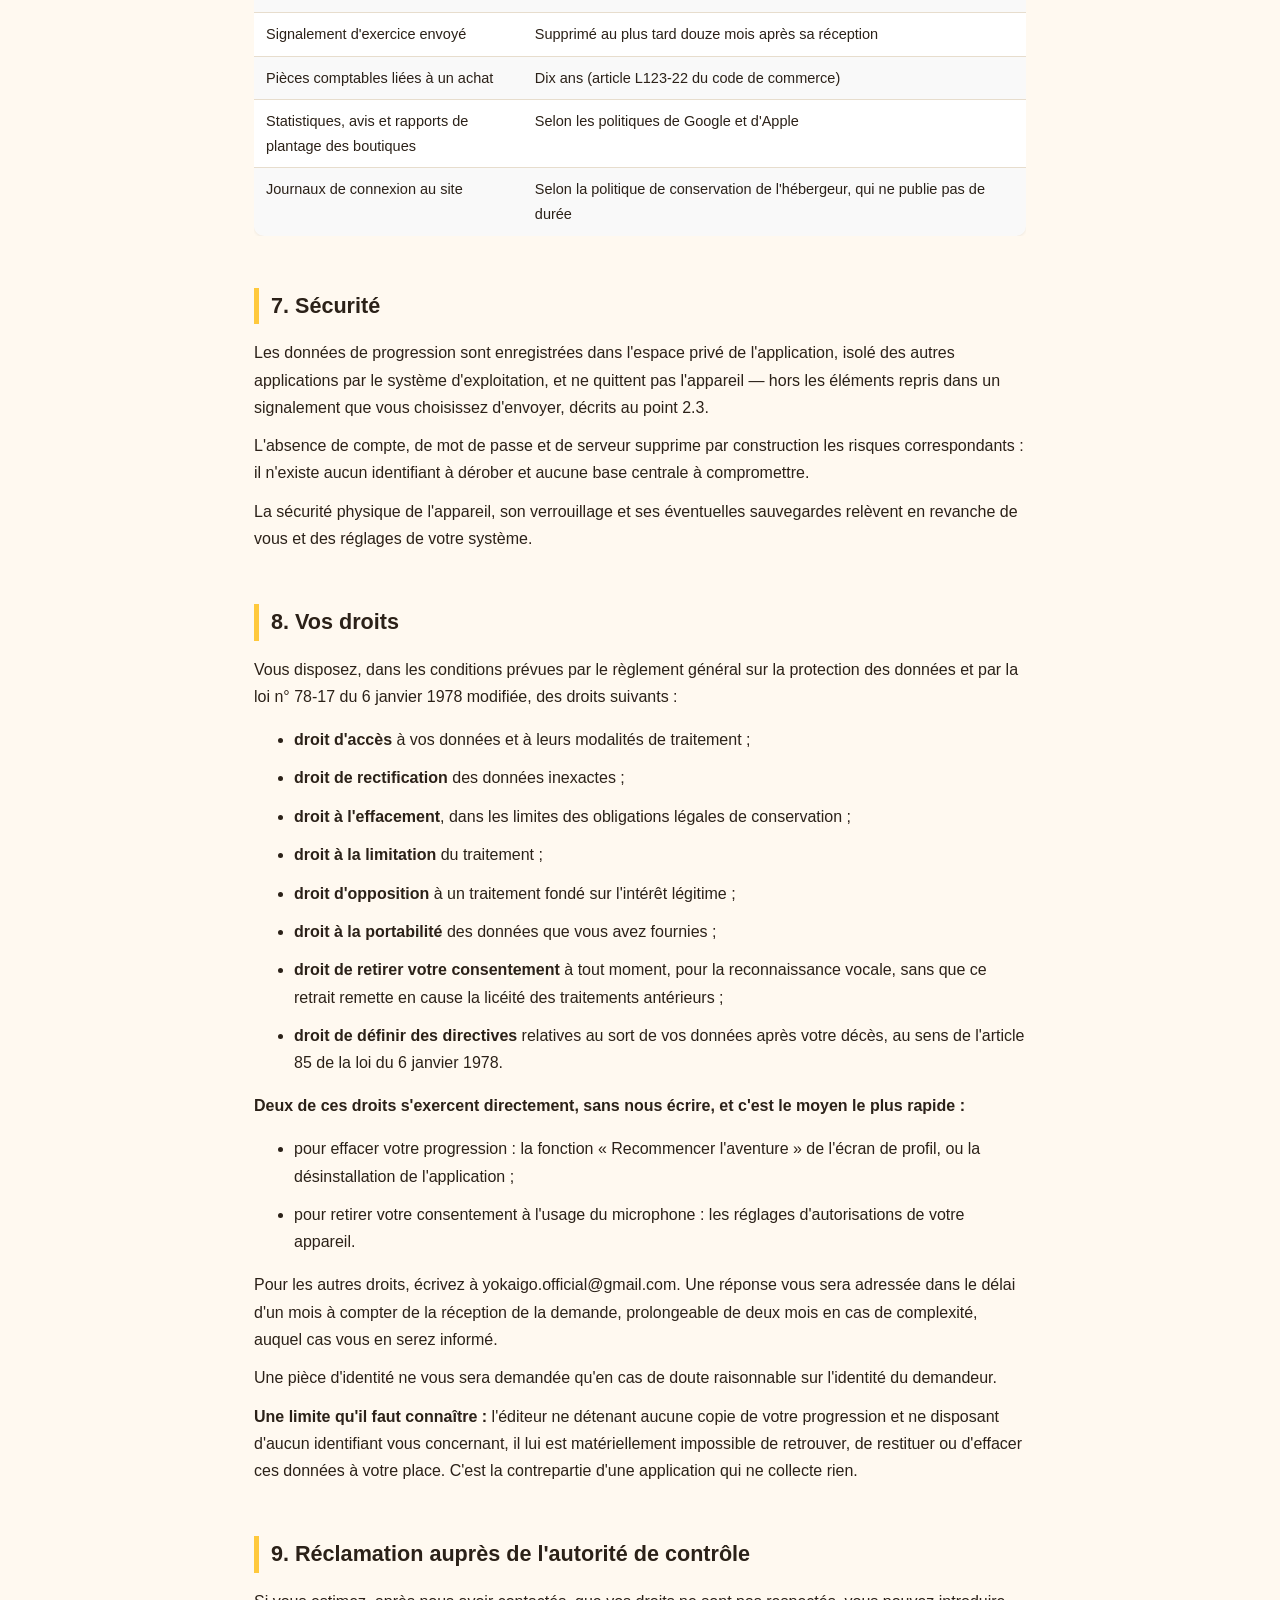
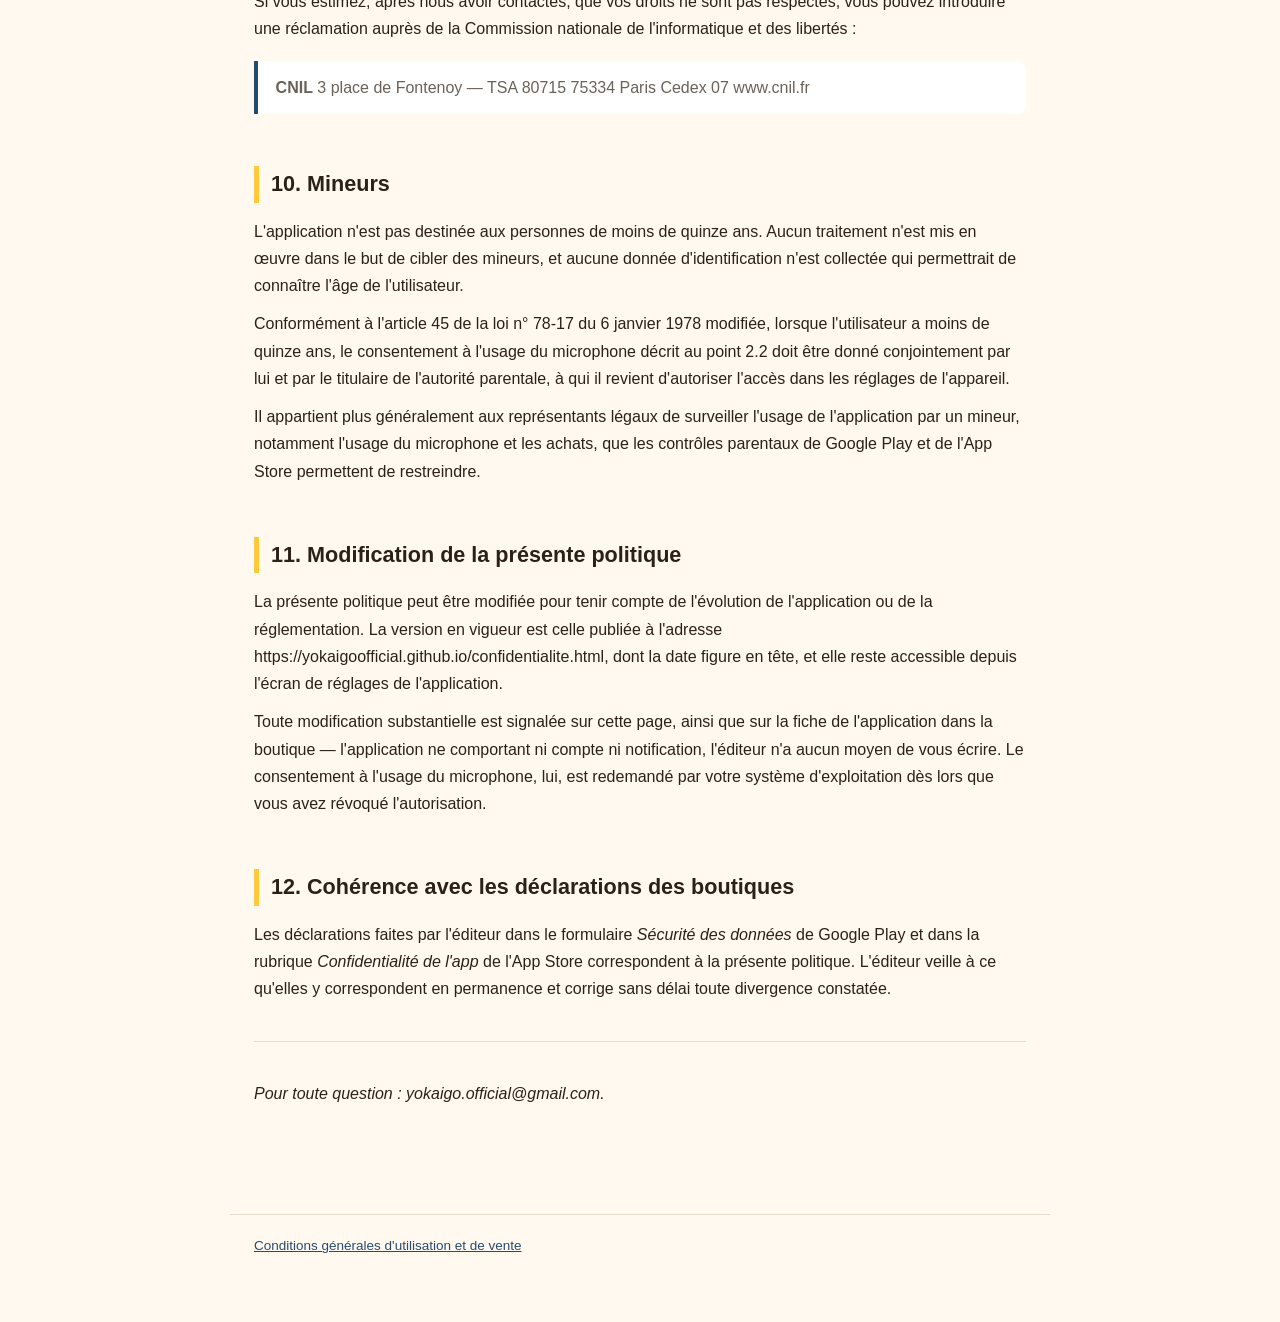
<file: confidentialite.html>
<!doctype html>
<html lang="fr">
<head>
<meta charset="utf-8">
<meta name="viewport" content="width=device-width,initial-scale=1">
<title>Politique de confidentialité — YokaiGo</title>
<meta name="description" content="Politique de confidentialité — YokaiGo">
<meta name="robots" content="index,follow">
<meta http-equiv="Content-Security-Policy" content="default-src 'none'; style-src 'sha256-rZlGH9yZVR8M/jScZCFj/AiDjWYaooGhuHfQCqp9ZaY='; base-uri 'none'; form-action 'none'">
<meta name="referrer" content="strict-origin-when-cross-origin">
<style>
:root{
  --shu:#E8622C; --ai:#264B70; --asagi:#69B6C4; --yamabuki:#FFC93C;
  --enji:#9E3B3B; --nezumi:#8E8C87;
  --bg:#FFF9F0; --surface:#FFFFFF; --text:#2B2118; --muted:#6B6259;
  --line:#E7DDCD; --code-bg:#F5EFE4; --flag-bg:#FFF0C2; --flag-text:#7A5200;
}
@media (prefers-color-scheme: dark){
  :root{ --bg:#191512; --surface:#221D19; --text:#F0E6D8; --muted:#A79C8E;
         --line:#3A322B; --code-bg:#15120F;
         --flag-bg:#4A3A12; --flag-text:#FFD974; }
}
*{box-sizing:border-box}
html{scroll-behavior:smooth}
body{margin:0;background:var(--bg);color:var(--text);
  font-family:'Segoe UI',-apple-system,'Helvetica Neue',
              'Hiragino Kaku Gothic ProN','Yu Gothic',Meiryo,sans-serif;
  font-size:16px;line-height:1.7}
main{max-width:820px;margin:0 auto;padding:48px 24px 96px}

h1{font-size:2rem;line-height:1.22;margin:0 0 .5em;padding-bottom:.35em;
   border-bottom:4px solid var(--shu)}
h2{font-size:1.35rem;margin:2.4em 0 .7em;padding-left:12px;
   border-left:5px solid var(--yamabuki)}
h3{font-size:1.1rem;margin:1.9em 0 .5em;color:var(--shu)}
@media (prefers-color-scheme: dark){ h3{color:var(--yamabuki)} }
p,li{margin:.7em 0}
a{color:var(--ai)}
@media (prefers-color-scheme: dark){ a{color:var(--asagi)} }
hr{border:0;border-top:1px solid var(--line);margin:2.4em 0}
strong{font-weight:650}

blockquote{margin:1.2em 0;padding:.6em 1.1em;background:var(--surface);
  border-left:4px solid var(--ai);border-radius:0 8px 8px 0;color:var(--muted)}
blockquote p{margin:.2em 0}

table{border-collapse:collapse;width:100%;margin:1.3em 0;font-size:14.5px;
  background:var(--surface);border-radius:10px;overflow:hidden;
  box-shadow:0 1px 3px rgba(0,0,0,.07)}
th{background:var(--ai);color:#fff;text-align:left;padding:10px 12px;
   font-weight:600;font-size:13.5px}
td{padding:9px 12px;border-top:1px solid var(--line);vertical-align:top}
tbody tr:nth-child(even){background:rgba(0,0,0,.022)}
@media (prefers-color-scheme: dark){ tbody tr:nth-child(even){background:rgba(255,255,255,.03)} }
/* Wide tables scroll inside their own box; the page itself never does. */
.tablewrap{overflow-x:auto;max-width:100%;margin:1.3em 0}
.tablewrap table{margin:0}

code{background:var(--code-bg);padding:.13em .4em;border-radius:5px;
  font-family:'Cascadia Code',Consolas,'SF Mono',monospace;font-size:.9em}

/* What is left to fill in, impossible to miss on a published page. */
.todo{background:var(--flag-bg);color:var(--flag-text);padding:.1em .45em;
  border-radius:4px;font-weight:600;font-size:.93em;
  box-decoration-break:clone;-webkit-box-decoration-break:clone}
.todo::before{content:"⚠ à compléter : ";font-weight:700;opacity:.75}

footer{max-width:820px;margin:0 auto;padding:0 24px 64px;color:var(--muted);
  font-size:13.5px;border-top:1px solid var(--line);padding-top:20px}
footer a{margin-right:18px}

@media print{
  body{background:#fff;color:#000;font-size:11pt}
  main{padding:0}
  h2{break-after:avoid}
  table,blockquote{break-inside:avoid}
  .todo{background:none;color:#000;border:1px solid #000}
}
</style>
</head>
<body>
<main>
<h1>Politique de confidentialité — YokaiGo</h1>
<p><strong>Version 1.0 — en vigueur au 21 septembre 2026</strong></p>
<hr />
<h2>En résumé</h2>
<p>YokaiGo est une application d'apprentissage du japonais qui fonctionne <strong>sans compte et sans
serveur</strong>. Votre progression — héros, monnaie du jeu, mondes franchis, révisions à venir, résultats
d'examens blancs — est enregistrée <strong>sur votre appareil uniquement</strong>. L'éditeur n'en reçoit aucune
copie et ne peut pas la consulter.</p>
<p>L'application ne contient <strong>aucune régie publicitaire, aucun traceur et aucun outil de mesure
d'audience</strong>. Elle n'effectue aucune requête vers un serveur de l'éditeur, et ne vous profile ni à
des fins publicitaires ni commerciales.</p>
<p>Quatre situations font sortir une donnée de votre appareil <strong>depuis l'application</strong>, et chacune est
décrite ci-dessous : la reconnaissance vocale, le signalement d'un exercice, l'achat d'un contenu
payant, et les mesures que la boutique effectue elle-même. S'y ajoute, si vous ouvrez les présentes
pages, ce que l'hébergeur du site enregistre de votre visite.</p>
<h2>1. Responsable du traitement</h2>
<div class="tablewrap"><table>
<tbody>
<tr>
<td><strong>Responsable</strong></td>
<td>Thibaud ALENGRY, entrepreneur individuel</td>
</tr>
<tr>
<td><strong>Adresse</strong></td>
<td>108 avenue de Montardon, 64000 Pau, France</td>
</tr>
<tr>
<td><strong>Téléphone</strong></td>
<td>+33 7 88 14 20 48</td>
</tr>
<tr>
<td><strong>SIRET</strong></td>
<td>920 532 967 00014</td>
</tr>
<tr>
<td><strong>Contact</strong></td>
<td>yokaigo.official@gmail.com</td>
</tr>
</tbody>
</table></div>
<p>Compte tenu de la nature et du volume des traitements décrits ci-dessous, la désignation d'un
délégué à la protection des données n'est pas requise au sens de l'article 37 du règlement général
sur la protection des données. Toute question relative aux données personnelles est traitée à
l'adresse de contact ci-dessus.</p>
<h2>2. Les données traitées, traitement par traitement</h2>
<h3>2.1 Votre progression dans le jeu</h3>
<p><strong>Ce qui est traité.</strong> Le héros choisi, le nom d'affichage éventuellement saisi, la monnaie du jeu,
les mondes et les nœuds franchis, les créatures rencontrées, les omamori détenus, l'état de chaque
élément à réviser et sa date de prochaine révision, les résultats des examens blancs, les jours
d'activité et le temps passé, ainsi que vos réglages — thème, sons, vibrations.</p>
<p><strong>Où elles sont conservées.</strong> Dans une base de données locale, à l'intérieur de l'espace privé de
l'application sur votre appareil. <strong>Ces données ne sont jamais transmises, ni à l'éditeur, ni à un
tiers</strong>, sous la réserve décrite au point 2.3 lorsque vous choisissez d'envoyer un signalement.</p>
<p><strong>Pourquoi.</strong> Elles sont indispensables au fonctionnement du jeu : sans elles, l'application ne
saurait ni où vous en êtes, ni quoi vous faire réviser.</p>
<p><strong>Base légale.</strong> L'exécution du contrat conclu par l'acceptation des conditions générales
d'utilisation, au sens de l'article 6.1.b du règlement général sur la protection des données.</p>
<p><strong>Durée.</strong> Jusqu'à ce que vous les effaciez. La fonction « Recommencer l'aventure » de l'écran de
profil, qui demande confirmation avant d'agir, les supprime immédiatement et définitivement. La
désinstallation de l'application produit le même effet.</p>
<h3>2.2 La reconnaissance vocale</h3>
<p><strong>Ce qui est traité.</strong> Le son capté par le microphone pendant la durée d'un exercice de
prononciation, et la transcription que le moteur de reconnaissance en produit.</p>
<p><strong>Quand.</strong> Uniquement lorsque vous appuyez sur le bouton de parole d'un exercice de prononciation.
L'autorisation d'accès au microphone est demandée à ce moment précis, jamais au lancement de
l'application, et son refus n'empêche pas d'utiliser le reste de l'application. Sur iOS, une seconde
autorisation, propre à la reconnaissance vocale, est demandée au même moment.</p>
<p><strong>Qui traite quoi.</strong> L'application ne reconnaît pas la parole elle-même : elle s'adresse au <strong>moteur
de reconnaissance vocale installé sur votre appareil</strong>. Selon votre appareil et ses réglages, ce
moteur peut fonctionner hors ligne ou transmettre le son au fournisseur de ce moteur — le plus
souvent Google sur Android, Apple sur iOS, un autre éditeur si vous en avez installé un.
<strong>Ce fournisseur traite alors ce son sous sa propre responsabilité, selon sa propre politique de
confidentialité, sur laquelle l'éditeur n'a aucune prise.</strong> L'application interroge le service de
reconnaissance que le système déclare, sans en désigner aucun.</p>
<p>Vous pouvez vérifier et modifier ce comportement dans les réglages de votre appareil, qui permettent
en général d'installer un module de reconnaissance hors ligne.</p>
<p><strong>Ce que l'application fait du résultat.</strong> Elle reçoit la transcription, la compare à la réponse
attendue, affiche le verdict, puis l'efface de sa mémoire. <strong>Ni le son, ni la transcription ne sont
écrits sur le disque, et rien n'en est transmis à l'éditeur.</strong> Seul le résultat de l'exercice —
juste ou faux — est enregistré dans votre progression locale.</p>
<p><strong>Base légale.</strong> Votre consentement, matérialisé par l'autorisation d'accès au microphone, au sens
de l'article 6.1.a du règlement. Vous pouvez le retirer à tout moment dans les réglages de votre
appareil.</p>
<p><strong>Durée.</strong> Le temps de la tentative. Rien n'est conservé au-delà.</p>
<h3>2.3 Le signalement d'un exercice</h3>
<p><strong>Ce qui est traité.</strong> Lorsque vous signalez un exercice, l'application prépare un <strong>brouillon de
courriel</strong> — elle ne l'envoie pas. Ce brouillon contient l'identifiant de l'élément concerné, le
format de la question, la version du pack de contenu, l'écran depuis lequel vous signalez et, pour
un combat, le monde et le nœud concernés, l'énoncé affiché, la phrase jouée le cas échéant, les
propositions, la bonne réponse, la date, et ce que vous écrivez pour décrire le problème.</p>
<p>L'envoi est votre décision. Si vous envoyez ce courriel, l'éditeur reçoit son contenu ainsi que
<strong>l'adresse électronique depuis laquelle vous l'avez envoyé</strong> et tout élément que vous auriez
vous-même ajouté au message.</p>
<p><strong>Pourquoi.</strong> Corriger les erreurs du contenu pédagogique, et vous répondre si nécessaire.</p>
<p><strong>Base légale.</strong> L'intérêt légitime de l'éditeur à corriger son contenu, au sens de l'article 6.1.f
du règlement. Cet intérêt est mis en balance avec vos droits par le fait que l'envoi est
volontaire, que le brouillon vous est montré en entier avant envoi, et qu'aucune donnée n'est
recueillie si vous renoncez à l'envoyer.</p>
<p><strong>Destinataire.</strong> La boîte de réception de l'éditeur, hébergée par Google (service Gmail)
selon les conditions applicables à ce service.</p>
<p><strong>Si aucune application de messagerie ne répond</strong>, le rapport est copié dans le presse-papiers de
votre appareil et rien n'est envoyé.</p>
<p><strong>Durée.</strong> Le signalement reçu est conservé jusqu'à son traitement, et supprimé au plus tard douze
mois après sa réception.</p>
<h3>2.4 Les achats</h3>
<p><strong>Ce qui est traité.</strong> Le contrat de fourniture du contenu payant est conclu avec l'éditeur ; la
commande, l'encaissement et la facturation passent en revanche exclusivement par la boutique —
Google Play ou App Store —, qui n'est pas l'éditeur de l'application.</p>
<p><strong>L'éditeur ne reçoit et ne conserve aucune donnée bancaire</strong>, aucun numéro de carte et aucune
adresse de facturation. Il reçoit de la boutique des <strong>états de vente</strong>, principalement agrégés,
pouvant comporter un identifiant de commande, un pays, un montant et une date — éléments nécessaires
à sa comptabilité et au traitement d'une réclamation.</p>
<p>Google et Apple traitent les données de paiement en qualité de responsables de traitement
indépendants, selon leurs propres politiques de confidentialité.</p>
<p><strong>Base légale.</strong> L'exécution du contrat de vente (article 6.1.b du règlement) et le respect des
obligations légales comptables et fiscales de l'éditeur (article 6.1.c).</p>
<p><strong>Durée.</strong> Dix ans pour les pièces comptables, conformément à l'article L123-22 du code de commerce.</p>
<h3>2.5 Les mesures effectuées par les boutiques</h3>
<p>Google et Apple mettent à la disposition de l'éditeur, pour toute application publiée :</p>
<ul>
<li>des <strong>statistiques agrégées</strong> — nombre d'installations et de désinstallations, versions d'Android
  et d'iOS, modèles d'appareils, pays ;</li>
<li>les <strong>notes et avis publics</strong>, qui portent le nom d'affichage choisi par leur auteur ;</li>
<li>des <strong>rapports de plantage et de blocage techniques</strong>, qui décrivent un incident individuel et
  peuvent contenir des informations techniques sur l'appareil.</li>
</ul>
<p>Ces données sont collectées par les boutiques elles-mêmes, indépendamment de l'application, qui ne
contient aucun outil de mesure. <strong>Hors les avis publics, ces données sont agrégées ou techniques, et
l'éditeur n'a aucun moyen de les rattacher à une personne identifiée.</strong></p>
<p><strong>Base légale.</strong> L'intérêt légitime de l'éditeur à connaître la stabilité et la diffusion de son
application, et à répondre aux avis qui lui sont adressés (article 6.1.f du règlement).</p>
<p><strong>Durée.</strong> Selon les politiques de conservation propres à chaque boutique, que nous vous invitons à
consulter.</p>
<h3>2.6 Le site qui héberge les présents documents</h3>
<p>La consultation des présentes pages entraîne, comme pour tout site, l'enregistrement de données
techniques de connexion par l'hébergeur — adresse IP, date et heure, page demandée —, à des fins de
sécurité et de bon fonctionnement.</p>
<p><strong>Hébergeur.</strong> GitHub, Inc., 88 Colin P. Kelly Jr. Street, San Francisco, CA 94107, États-Unis, téléphone +1 877 448-4820.
<strong>Base légale.</strong> L'intérêt légitime à assurer la sécurité du site.
<strong>Durée.</strong> Selon la politique de conservation de l'hébergeur, qui ne publie pas de durée ; l'éditeur ne tient pas lui-même ces journaux.</p>
<p>Les présentes pages ne déposent aucun cookie.</p>
<h2>3. Ce que l'application ne fait pas</h2>
<p>Pour lever toute ambiguïté, l'application :</p>
<ul>
<li>n'affiche <strong>aucune publicité</strong> et ne contient aucune régie publicitaire ;</li>
<li>n'intègre <strong>aucun outil de mesure d'audience ni d'analyse comportementale</strong> — ni Firebase
  Analytics, ni Google Analytics, ni équivalent ;</li>
<li>n'intègre <strong>aucun outil tiers de remontée de plantages</strong> ;</li>
<li>ne procède à <strong>aucun profilage à des fins publicitaires, commerciales ou d'évaluation de votre
  personne</strong> ; le calcul des révisions, qui adapte le programme à vos réponses, s'exécute
  entièrement sur votre appareil et n'est communiqué à personne ;</li>
<li>ne prend <strong>aucune décision automatisée</strong> produisant des effets juridiques à votre égard ou vous
  affectant de manière significative, au sens de l'article 22 du règlement ;</li>
<li>ne <strong>vend, ne loue et n'échange</strong> aucune donnée ;</li>
<li>n'accède ni à votre position, ni à vos contacts, ni à votre appareil photo, ni à vos fichiers ;</li>
<li>n'envoie <strong>aucune notification</strong>.</li>
</ul>
<p>Sur Android, la seule autorisation déclarée par l'application est l'accès au microphone
(<code>RECORD_AUDIO</code>), à laquelle s'ajoute, dès lors que des contenus payants sont proposés,
l'autorisation de facturation de Google Play (<code>com.android.vending.BILLING</code>) — laquelle ne donne
accès à aucune donnée de votre appareil. Sur iOS, l'application demande l'accès au microphone et
l'autorisation de reconnaissance vocale. Les autorisations de microphone et de reconnaissance sont
demandées au premier exercice de prononciation ; aucune autre n'est jamais demandée.</p>
<h2>4. Destinataires des données</h2>
<div class="tablewrap"><table>
<thead>
<tr>
<th>Destinataire</th>
<th>À quel titre</th>
<th>Ce qu'il reçoit</th>
</tr>
</thead>
<tbody>
<tr>
<td><strong>Google Ireland Limited / Google LLC</strong></td>
<td>Distribution, encaissement, et moteur de reconnaissance vocale sur Android lorsque c'est le sien</td>
<td>Ce que vous lui remettez directement lors d'un achat — moyen de paiement, adresse de facturation ; le son capté si son moteur fonctionne en ligne</td>
</tr>
<tr>
<td><strong>Apple Distribution International Ltd / Apple Inc.</strong></td>
<td>Distribution, encaissement, moteur de dictée sur iOS</td>
<td>Ce que vous lui remettez directement lors d'un achat ; le son capté selon les réglages de l'appareil</td>
</tr>
<tr>
<td><strong>Fournisseur du moteur de reconnaissance installé sur votre appareil</strong>, s'il n'est ni Google ni Apple</td>
<td>Reconnaissance vocale</td>
<td>Le son capté, si ce moteur fonctionne en ligne</td>
</tr>
<tr>
<td><strong>Google (service Gmail)</strong></td>
<td>Messagerie de l'éditeur</td>
<td>Contenu du signalement envoyé, et l'adresse depuis laquelle il part</td>
</tr>
<tr>
<td><strong>Hébergeur du site</strong> (voir le point 2.6)</td>
<td>Hébergement des présentes pages</td>
<td>Données techniques de connexion au site</td>
</tr>
</tbody>
</table></div>
<p>Les données de paiement vont de vous vers la boutique ; l'éditeur, lui, n'en reçoit que des états de
vente, dans le sens inverse et sous la forme décrite au point 2.4.</p>
<p>Aucun autre destinataire ne reçoit de donnée. L'éditeur ne communique aucune donnée à des tiers à
des fins commerciales.</p>
<h2>5. Transferts hors de l'Union européenne</h2>
<p>Les traitements réalisés par Google et par Apple peuvent impliquer un transfert de données vers les
États-Unis. Ces transferts sont encadrés par les mécanismes prévus au chapitre V du règlement,
notamment les <strong>clauses contractuelles types</strong> adoptées par la Commission européenne et, le cas
échéant, la certification de ces sociétés au titre du <strong>cadre de protection des données
UE — États-Unis</strong> (<em>EU-U.S. Data Privacy Framework</em>).</p>
<p>Deux transferts hors de l'Union européenne relèvent de l'éditeur lui-même : l'hébergement de sa
messagerie par Google (service Gmail), et l'hébergement des présentes pages par GitHub, Inc.
Google LLC et GitHub, Inc. ont chacun certifié leur adhésion au cadre de protection des données
UE — États-Unis, et s'appuient par ailleurs sur les clauses contractuelles types adoptées par la
Commission européenne.</p>
<p>Conformément à l'article 13.1.f du règlement, une copie de ces garanties peut être demandée à
l'adresse de contact figurant au point 1.</p>
<h2>6. Durées de conservation — récapitulatif</h2>
<div class="tablewrap"><table>
<thead>
<tr>
<th>Donnée</th>
<th>Durée</th>
</tr>
</thead>
<tbody>
<tr>
<td>Progression, réglages, révisions</td>
<td>Jusqu'à effacement par vos soins ; jamais transmise, hors ce qu'emporte un signalement que vous envoyez (point 2.3)</td>
</tr>
<tr>
<td>Son capté pour un exercice de prononciation</td>
<td>Le temps de la tentative ; rien n'est conservé</td>
</tr>
<tr>
<td>Signalement d'exercice envoyé</td>
<td>Supprimé au plus tard douze mois après sa réception</td>
</tr>
<tr>
<td>Pièces comptables liées à un achat</td>
<td>Dix ans (article L123-22 du code de commerce)</td>
</tr>
<tr>
<td>Statistiques, avis et rapports de plantage des boutiques</td>
<td>Selon les politiques de Google et d'Apple</td>
</tr>
<tr>
<td>Journaux de connexion au site</td>
<td>Selon la politique de conservation de l'hébergeur, qui ne publie pas de durée</td>
</tr>
</tbody>
</table></div>
<h2>7. Sécurité</h2>
<p>Les données de progression sont enregistrées dans l'espace privé de l'application, isolé des autres
applications par le système d'exploitation, et ne quittent pas l'appareil — hors les éléments repris
dans un signalement que vous choisissez d'envoyer, décrits au point 2.3.</p>
<p>L'absence de compte, de mot de passe et de serveur supprime par construction les risques
correspondants : il n'existe aucun identifiant à dérober et aucune base centrale à compromettre.</p>
<p>La sécurité physique de l'appareil, son verrouillage et ses éventuelles sauvegardes relèvent en
revanche de vous et des réglages de votre système.</p>
<h2>8. Vos droits</h2>
<p>Vous disposez, dans les conditions prévues par le règlement général sur la protection des données et
par la loi n° 78-17 du 6 janvier 1978 modifiée, des droits suivants :</p>
<ul>
<li><strong>droit d'accès</strong> à vos données et à leurs modalités de traitement ;</li>
<li><strong>droit de rectification</strong> des données inexactes ;</li>
<li><strong>droit à l'effacement</strong>, dans les limites des obligations légales de conservation ;</li>
<li><strong>droit à la limitation</strong> du traitement ;</li>
<li><strong>droit d'opposition</strong> à un traitement fondé sur l'intérêt légitime ;</li>
<li><strong>droit à la portabilité</strong> des données que vous avez fournies ;</li>
<li><strong>droit de retirer votre consentement</strong> à tout moment, pour la reconnaissance vocale, sans que ce
  retrait remette en cause la licéité des traitements antérieurs ;</li>
<li><strong>droit de définir des directives</strong> relatives au sort de vos données après votre décès, au sens de
  l'article 85 de la loi du 6 janvier 1978.</li>
</ul>
<p><strong>Deux de ces droits s'exercent directement, sans nous écrire, et c'est le moyen le plus rapide :</strong></p>
<ul>
<li>pour effacer votre progression : la fonction « Recommencer l'aventure » de l'écran de profil, ou
  la désinstallation de l'application ;</li>
<li>pour retirer votre consentement à l'usage du microphone : les réglages d'autorisations de votre
  appareil.</li>
</ul>
<p>Pour les autres droits, écrivez à yokaigo.official@gmail.com. Une réponse vous sera adressée dans le
délai d'un mois à compter de la réception de la demande, prolongeable de deux mois en cas de
complexité, auquel cas vous en serez informé.</p>
<p>Une pièce d'identité ne vous sera demandée qu'en cas de doute raisonnable sur l'identité du
demandeur.</p>
<p><strong>Une limite qu'il faut connaître :</strong> l'éditeur ne détenant aucune copie de votre progression et
ne disposant d'aucun identifiant vous concernant, il lui est matériellement impossible de retrouver,
de restituer ou d'effacer ces données à votre place. C'est la contrepartie d'une application qui ne
collecte rien.</p>
<h2>9. Réclamation auprès de l'autorité de contrôle</h2>
<p>Si vous estimez, après nous avoir contactés, que vos droits ne sont pas respectés, vous pouvez
introduire une réclamation auprès de la Commission nationale de l'informatique et des libertés :</p>
<blockquote>
<p><strong>CNIL</strong>
3 place de Fontenoy — TSA 80715
75334 Paris Cedex 07
www.cnil.fr</p>
</blockquote>
<h2>10. Mineurs</h2>
<p>L'application n'est pas destinée aux personnes de moins de quinze ans. Aucun traitement n'est mis en
œuvre dans le but de cibler des mineurs, et aucune donnée d'identification n'est collectée qui
permettrait de connaître l'âge de l'utilisateur.</p>
<p>Conformément à l'article 45 de la loi n° 78-17 du 6 janvier 1978 modifiée, lorsque l'utilisateur a
moins de quinze ans, le consentement à l'usage du microphone décrit au point 2.2 doit être donné
conjointement par lui et par le titulaire de l'autorité parentale, à qui il revient d'autoriser
l'accès dans les réglages de l'appareil.</p>
<p>Il appartient plus généralement aux représentants légaux de surveiller l'usage de l'application par
un mineur, notamment l'usage du microphone et les achats, que les contrôles parentaux de Google Play
et de l'App Store permettent de restreindre.</p>
<h2>11. Modification de la présente politique</h2>
<p>La présente politique peut être modifiée pour tenir compte de l'évolution de l'application ou de la
réglementation. La version en vigueur est celle publiée à l'adresse
https://yokaigoofficial.github.io/confidentialite.html, dont la date figure en tête, et elle reste accessible
depuis l'écran de réglages de l'application.</p>
<p>Toute modification substantielle est signalée sur cette page, ainsi que sur la fiche de
l'application dans la boutique — l'application ne comportant ni compte ni notification, l'éditeur
n'a aucun moyen de vous écrire. Le consentement à l'usage du microphone, lui, est redemandé par
votre système d'exploitation dès lors que vous avez révoqué l'autorisation.</p>
<h2>12. Cohérence avec les déclarations des boutiques</h2>
<p>Les déclarations faites par l'éditeur dans le formulaire <em>Sécurité des données</em> de Google Play et
dans la rubrique <em>Confidentialité de l'app</em> de l'App Store correspondent à la présente politique.
L'éditeur veille à ce qu'elles y correspondent en permanence et corrige sans délai toute divergence
constatée.</p>
<hr />
<p><em>Pour toute question : yokaigo.official@gmail.com.</em></p>
</main>
<footer>
<a href="cgu.html">Conditions générales d'utilisation et de vente</a>
</footer>
</body>
</html>
</file>
<file: style.css>
/* AT Development — site public. Une seule feuille, partagée par toutes les pages.
   Les couleurs sont celles de l'application : les teintes traditionnelles
   japonaises de son thème, sur un fond de toile écrue.

   Les polices sont servies d'ici, jamais depuis un serveur tiers : la
   politique de confidentialité ne nomme que l'hébergeur, et une police chargée
   ailleurs y enverrait l'adresse de chaque visiteur. Ce sont celles de
   l'application, réduites aux signes qu'elle affiche (licence SIL OFL 1.1),
   plus un extrait de Noto Sans JP pour les quelques signes japonais de la page. */

@font-face {
  font-family: "Fredoka";
  src: url("fonts/fredoka.woff") format("woff");
  font-weight: 400 700;
  font-display: swap;
}
@font-face {
  font-family: "Zen Maru Gothic";
  src: url("fonts/zen-maru-gothic-medium.woff") format("woff");
  font-weight: 400 500;
  font-display: swap;
}
@font-face {
  font-family: "Zen Maru Gothic";
  src: url("fonts/zen-maru-gothic-bold.woff") format("woff");
  font-weight: 600 700;
  font-display: swap;
}
@font-face {
  font-family: "Noto Sans JP";
  src: url("fonts/noto-sans-jp-subset.woff") format("woff");
  font-weight: 400 700;
  font-display: swap;
}

:root {
  --page: #FFF6E8;        /* 生成り, la toile écrue de l'application */
  --band: #F7EBD6;        /* la même toile, un ton plus sombre, pour alterner */
  --card: #FFFFFF;
  --edge: #E7DDCD;
  --ink: #2B2118;         /* 墨 */
  --muted: #6B6259;
  --bar: #2B2118;
  --on-bar: #FFF6E8;
  --on-bar-muted: #B8AC9C;
  --shu: #E8622C;         /* 朱, l'accent */
  --shu-ink: #FFFFFF;
  --ai: #264B70;          /* 藍, les liens et les titres de section */
  --asagi: #69B6C4;
  --yamabuki: #FFC93C;
  --paper: #FFF6E8;       /* le fond sur lequel une créature est dessinée, clair dans les deux thèmes */
  --shadow: 0 10px 30px rgba(43, 33, 24, .12);
  --radius: 18px;
  color-scheme: light dark;
}

@media (prefers-color-scheme: dark) {
  :root:not([data-theme="light"]) {
    --page: #1B1510;
    --band: #221B15;
    --card: #2A211A;
    --edge: #3E332A;
    --ink: #F3E7D5;
    --muted: #9C948A;
    --bar: #120E0A;
    --on-bar: #F3E7D5;
    --on-bar-muted: #9C948A;
    --shu: #F07A45;
    --shu-ink: #1B1510;
    --ai: #7FA8CE;
    --shadow: 0 10px 30px rgba(0, 0, 0, .35);
  }
}

:root[data-theme="dark"] {
  --page: #1B1510;
  --band: #221B15;
  --card: #2A211A;
  --edge: #3E332A;
  --ink: #F3E7D5;
  --muted: #9C948A;
  --bar: #120E0A;
  --on-bar: #F3E7D5;
  --on-bar-muted: #9C948A;
  --shu: #F07A45;
  --shu-ink: #1B1510;
  --ai: #7FA8CE;
  --shadow: 0 10px 30px rgba(0, 0, 0, .35);
}

/* ---------- base ---------- */

*, *::before, *::after { box-sizing: border-box; }

html { scroll-behavior: smooth; }

body {
  margin: 0;
  background: var(--page);
  color: var(--ink);
  font-family: "Zen Maru Gothic", "Noto Sans JP", "Hiragino Maru Gothic ProN", "Yu Gothic", Meiryo, "Segoe UI", sans-serif;
  font-size: 17px;
  line-height: 1.75;
  -webkit-font-smoothing: antialiased;
}

img { max-width: 100%; height: auto; display: block; }

a { color: var(--ai); text-underline-offset: .18em; }
a:hover { color: var(--shu); }

h1, h2, h3 {
  font-family: "Fredoka", "Zen Maru Gothic", sans-serif;
  font-weight: 600;
  line-height: 1.15;
  margin: 0;
  text-wrap: balance;
}

h1 { font-size: clamp(2.1rem, 5vw, 3.3rem); letter-spacing: -.01em; }
h2 { font-size: clamp(1.5rem, 3vw, 2rem); }
h3 { font-size: 1.2rem; }

p { margin: 0; }

.lede { font-size: 1.15rem; color: var(--muted); max-width: 34em; }

/* Le mot japonais qui coiffe une section : la langue que le jeu apprend, à sa place. */
.eyebrow {
  font-family: "Fredoka", sans-serif;
  font-weight: 500;
  font-size: .8rem;
  letter-spacing: .12em;
  text-transform: uppercase;
  color: var(--shu);
  display: flex;
  align-items: baseline;
  gap: .7em;
  margin-bottom: .7em;
}
.eyebrow .jp {
  font-family: "Zen Maru Gothic", "Noto Sans JP", "Hiragino Maru Gothic ProN", "Yu Gothic", Meiryo, sans-serif;
  font-weight: 700;
  font-size: 1.05rem;
  letter-spacing: .1em;
  text-transform: none;
  color: var(--ai);
}

.wrap {
  max-width: 1080px;
  margin: 0 auto;
  padding-inline: 24px;
}

section { padding-block: 72px; }
@media (max-width: 640px) { section { padding-block: 52px; } }

.section-head { max-width: 40em; margin-bottom: 36px; }
.section-head p { margin-top: .6em; color: var(--muted); }

:focus-visible { outline: 3px solid var(--yamabuki); outline-offset: 3px; }

/* ---------- en-tête ---------- */

.topbar {
  background: var(--bar);
  color: var(--on-bar);
}
.topbar .wrap {
  display: flex;
  align-items: center;
  justify-content: space-between;
  gap: 24px;
  flex-wrap: wrap;
  padding-block: 12px;
}
.brand {
  display: flex;
  align-items: center;
  gap: 12px;
  color: var(--on-bar);
  text-decoration: none;
  font-family: "Fredoka", sans-serif;
  font-weight: 600;
  font-size: 1.15rem;
}
.brand img { width: 44px; height: 44px; }
.brand:hover { color: var(--yamabuki); }
.topbar nav { display: flex; gap: 22px; flex-wrap: wrap; }
.topbar nav a {
  color: var(--on-bar-muted);
  text-decoration: none;
  font-weight: 500;
  font-size: .95rem;
}
.topbar nav a:hover { color: var(--yamabuki); }

/* ---------- accueil ---------- */

.hero .wrap {
  display: grid;
  grid-template-columns: minmax(0, 1.25fr) minmax(0, 1fr);
  gap: 48px;
  align-items: center;
}
.hero-text { display: flex; flex-direction: column; gap: 22px; }
.hero-actions { display: flex; gap: 14px; flex-wrap: wrap; align-items: center; margin-top: 6px; }

.button {
  display: inline-flex;
  align-items: center;
  gap: .5em;
  padding: .75em 1.35em;
  border-radius: 999px;
  font-family: "Fredoka", sans-serif;
  font-weight: 600;
  font-size: 1rem;
  text-decoration: none;
  border: 2px solid transparent;
  transition: transform .15s ease, background-color .15s ease;
}
.button-primary { background: var(--shu); color: var(--shu-ink); }
.button-primary:hover { color: var(--shu-ink); transform: translateY(-1px); }
.button-ghost { border-color: var(--edge); color: var(--ink); }
.button-ghost:hover { border-color: var(--shu); color: var(--shu); }

/* Le mascotte, comme sur l'icône : un carreau de toile aux coins ronds. */
.hero-figure { display: flex; justify-content: center; }
.icon-tile {
  width: min(100%, 360px);
  aspect-ratio: 1;
  border-radius: 22%;
  overflow: hidden;
  background: #FCF7ED; /* le fond que porte le dessin lui-même */
  box-shadow: var(--shadow);
}
.icon-tile img { width: 100%; height: 100%; object-fit: cover; }

.figures {
  display: flex;
  gap: 32px 40px;
  flex-wrap: wrap;
  margin-top: 40px;
  padding-top: 28px;
  border-top: 1px solid var(--edge);
}
.figure { display: flex; flex-direction: column; }
.figure b {
  font-family: "Fredoka", sans-serif;
  font-weight: 600;
  font-size: 1.9rem;
  line-height: 1;
  color: var(--ai);
  font-variant-numeric: tabular-nums;
}
.figure span { color: var(--muted); font-size: .95rem; margin-top: .35em; }

/* ---------- les créatures ---------- */

.bestiary {
  background: var(--bar);
  color: var(--on-bar);
}
.bestiary .section-head p { color: var(--on-bar-muted); }
.bestiary .eyebrow .jp { color: var(--yamabuki); }
.bestiary a { color: var(--yamabuki); }

/* Une fiche à la fois, comme dans le bestiaire de l'application. Le choix se
   fait sans script : neuf boutons radio, cachés mais accessibles au clavier,
   et les points sous l'image sont leurs étiquettes. */
.sheets {
  position: relative;
  display: grid;
  grid-template-columns: minmax(0, 1fr) minmax(0, 1.45fr);
  grid-template-areas: "figure text" "dots text";
  gap: 18px 48px;
  align-items: start;
}
.sheets > input {
  position: absolute;
  width: 1px;
  height: 1px;
  margin: -1px;
  padding: 0;
  border: 0;
  overflow: hidden;
  clip: rect(0 0 0 0);
  white-space: nowrap;
}
.sheet-panels { display: contents; }
.sheet { display: none; }
.sheet-figure { grid-area: figure; }
.sheet-figure .paper {
  aspect-ratio: 5 / 6;
  border-radius: 22px;
  background: var(--paper);
  display: flex;
  align-items: center;
  justify-content: center;
  padding: 24px;
}
.sheet-figure img { max-height: 100%; width: auto; object-fit: contain; }
.sheet-text {
  grid-area: text;
  display: flex;
  flex-direction: column;
  gap: 14px;
  color: var(--on-bar);
}
.sheet-name {
  font-size: clamp(1.5rem, 3vw, 2rem);
  display: flex;
  align-items: baseline;
  gap: .5em;
  flex-wrap: wrap;
}
.sheet-name .jp {
  font-family: "Zen Maru Gothic", "Noto Sans JP", "Hiragino Maru Gothic ProN", "Yu Gothic", Meiryo, sans-serif;
  font-weight: 700;
  font-size: .7em;
  color: var(--yamabuki);
}
.sheet-text p { opacity: .88; }

.dots {
  grid-area: dots;
  display: flex;
  justify-content: center;
  gap: 10px;
  flex-wrap: wrap;
}
.dots label {
  width: 13px;
  height: 13px;
  border-radius: 50%;
  background: var(--on-bar-muted);
  opacity: .55;
  cursor: pointer;
  transition: transform .15s ease, opacity .15s ease;
}
.dots label:hover { opacity: 1; transform: scale(1.2); }

#sheet-1:checked ~ .sheet-panels .sheet:nth-child(1),
#sheet-2:checked ~ .sheet-panels .sheet:nth-child(2),
#sheet-3:checked ~ .sheet-panels .sheet:nth-child(3),
#sheet-4:checked ~ .sheet-panels .sheet:nth-child(4),
#sheet-5:checked ~ .sheet-panels .sheet:nth-child(5),
#sheet-6:checked ~ .sheet-panels .sheet:nth-child(6),
#sheet-7:checked ~ .sheet-panels .sheet:nth-child(7),
#sheet-8:checked ~ .sheet-panels .sheet:nth-child(8),
#sheet-9:checked ~ .sheet-panels .sheet:nth-child(9) { display: contents; }

#sheet-1:checked ~ .dots label:nth-child(1),
#sheet-2:checked ~ .dots label:nth-child(2),
#sheet-3:checked ~ .dots label:nth-child(3),
#sheet-4:checked ~ .dots label:nth-child(4),
#sheet-5:checked ~ .dots label:nth-child(5),
#sheet-6:checked ~ .dots label:nth-child(6),
#sheet-7:checked ~ .dots label:nth-child(7),
#sheet-8:checked ~ .dots label:nth-child(8),
#sheet-9:checked ~ .dots label:nth-child(9) { background: var(--yamabuki); opacity: 1; transform: scale(1.3); }

#sheet-1:focus-visible ~ .dots label:nth-child(1),
#sheet-2:focus-visible ~ .dots label:nth-child(2),
#sheet-3:focus-visible ~ .dots label:nth-child(3),
#sheet-4:focus-visible ~ .dots label:nth-child(4),
#sheet-5:focus-visible ~ .dots label:nth-child(5),
#sheet-6:focus-visible ~ .dots label:nth-child(6),
#sheet-7:focus-visible ~ .dots label:nth-child(7),
#sheet-8:focus-visible ~ .dots label:nth-child(8),
#sheet-9:focus-visible ~ .dots label:nth-child(9) { outline: 3px solid var(--yamabuki); outline-offset: 3px; }

.sr {
  position: absolute;
  width: 1px;
  height: 1px;
  margin: -1px;
  overflow: hidden;
  clip: rect(0 0 0 0);
  white-space: nowrap;
}

/* ---------- ce que l'application fait ---------- */

.features {
  display: grid;
  grid-template-columns: repeat(2, minmax(0, 1fr));
  gap: 40px 48px;
}
.feature {
  display: grid;
  grid-template-columns: 84px minmax(0, 1fr);
  gap: 20px;
  align-items: start;
  padding-top: 22px;
  border-top: 2px solid var(--edge);
}
.feature img { width: 84px; height: 84px; }
.feature h3 { margin-bottom: .35em; }
.feature p { color: var(--muted); }

/* ---------- sans compte ---------- */

.private { background: var(--band); }
.private .wrap {
  display: grid;
  grid-template-columns: minmax(0, 1fr) minmax(0, 1fr);
  gap: 48px;
  align-items: center;
}
.private ul {
  margin: 0;
  padding: 0;
  list-style: none;
  display: grid;
  gap: 12px;
}
.private li {
  display: grid;
  grid-template-columns: 26px minmax(0, 1fr);
  gap: 12px;
  align-items: start;
}
.private li::before {
  content: "";
  width: 26px;
  height: 26px;
  border-radius: 50%;
  background: var(--shu);
  margin-top: .25em;
  /* une coche, dessinée dans la couleur du fond */
  -webkit-mask: url("data:image/svg+xml;utf8,<svg xmlns='http://www.w3.org/2000/svg' viewBox='0 0 24 24'><circle cx='12' cy='12' r='12' fill='black'/><path d='M7 12.5l3.2 3.2L17 9' stroke='white' stroke-width='2.4' fill='none' stroke-linecap='round' stroke-linejoin='round'/></svg>") center / contain no-repeat;
          mask: url("data:image/svg+xml;utf8,<svg xmlns='http://www.w3.org/2000/svg' viewBox='0 0 24 24'><circle cx='12' cy='12' r='12' fill='black'/><path d='M7 12.5l3.2 3.2L17 9' stroke='white' stroke-width='2.4' fill='none' stroke-linecap='round' stroke-linejoin='round'/></svg>") center / contain no-repeat;
}
.private .heroes {
  display: flex;
  justify-content: center;
  align-items: flex-end;
  gap: 8px;
}
.private .heroes img { height: 300px; width: auto; }
.private-link { margin-top: 24px; }

/* ---------- où le trouver, contact ---------- */

.stores { display: flex; gap: 14px; flex-wrap: wrap; margin-top: 8px; }
.store {
  display: inline-flex;
  align-items: center;
  gap: 12px;
  padding: .6em 1.2em .6em 1em;
  border: 2px solid var(--edge);
  border-radius: 14px;
  background: var(--card);
  min-width: 200px;
  line-height: 1.25;
  color: var(--ink);
}
.store-icon { width: 28px; height: 28px; flex: none; }
.store-text { display: flex; flex-direction: column; }
.store-text b { font-family: "Fredoka", sans-serif; font-weight: 600; font-size: 1.05rem; }
.store-text > span { color: var(--muted); font-size: .85rem; }

.contact .wrap {
  display: grid;
  grid-template-columns: minmax(0, 1fr) minmax(0, 1fr);
  gap: 48px;
  align-items: start;
}
.contact address { font-style: normal; }
.contact .lede { margin-top: 14px; }
.contact-note { margin-top: 14px; color: var(--muted); }
.mail {
  margin-top: 10px;
  font-family: "Fredoka", sans-serif;
  font-weight: 600;
  font-size: clamp(1.1rem, 2.6vw, 1.5rem);
  word-break: break-all;
}

/* ---------- pied de page ---------- */

.foot {
  border-top: 1px solid var(--edge);
  padding-block: 28px 44px;
  color: var(--muted);
  font-size: .92rem;
}
.foot .wrap {
  display: flex;
  justify-content: space-between;
  gap: 16px 32px;
  flex-wrap: wrap;
}
.foot nav { display: flex; gap: 22px; flex-wrap: wrap; }
.foot .marks { flex-basis: 100%; font-size: .8rem; }

/* ---------- page introuvable ---------- */

.lost .wrap {
  min-height: 60vh;
  display: grid;
  grid-template-columns: minmax(0, 1fr) minmax(0, 1fr);
  gap: 40px;
  align-items: center;
}
.lost .paper {
  border-radius: 22px;
  background: var(--paper);
  padding: 32px;
  display: flex;
  justify-content: center;
}
.lost .paper img { max-height: 360px; width: auto; }

/* ---------- petits écrans ---------- */

@media (max-width: 820px) {
  .hero .wrap,
  .private .wrap,
  .contact .wrap,
  .lost .wrap { grid-template-columns: minmax(0, 1fr); }
  .hero-figure { order: -1; }
  .icon-tile { width: min(70%, 260px); }
  .features { grid-template-columns: minmax(0, 1fr); gap: 28px; }
  .private .heroes img { height: 220px; }
  .sheets { grid-template-columns: minmax(0, 1fr); grid-template-areas: "figure" "dots" "text"; gap: 16px; }
  .sheet-figure .paper { max-width: 320px; margin: 0 auto; }
}

@media (prefers-reduced-motion: reduce) {
  html { scroll-behavior: auto; }
  .dots label, .button { transition: none; }
  .dots label:hover, .button:hover { transform: none; }
}
</file>
